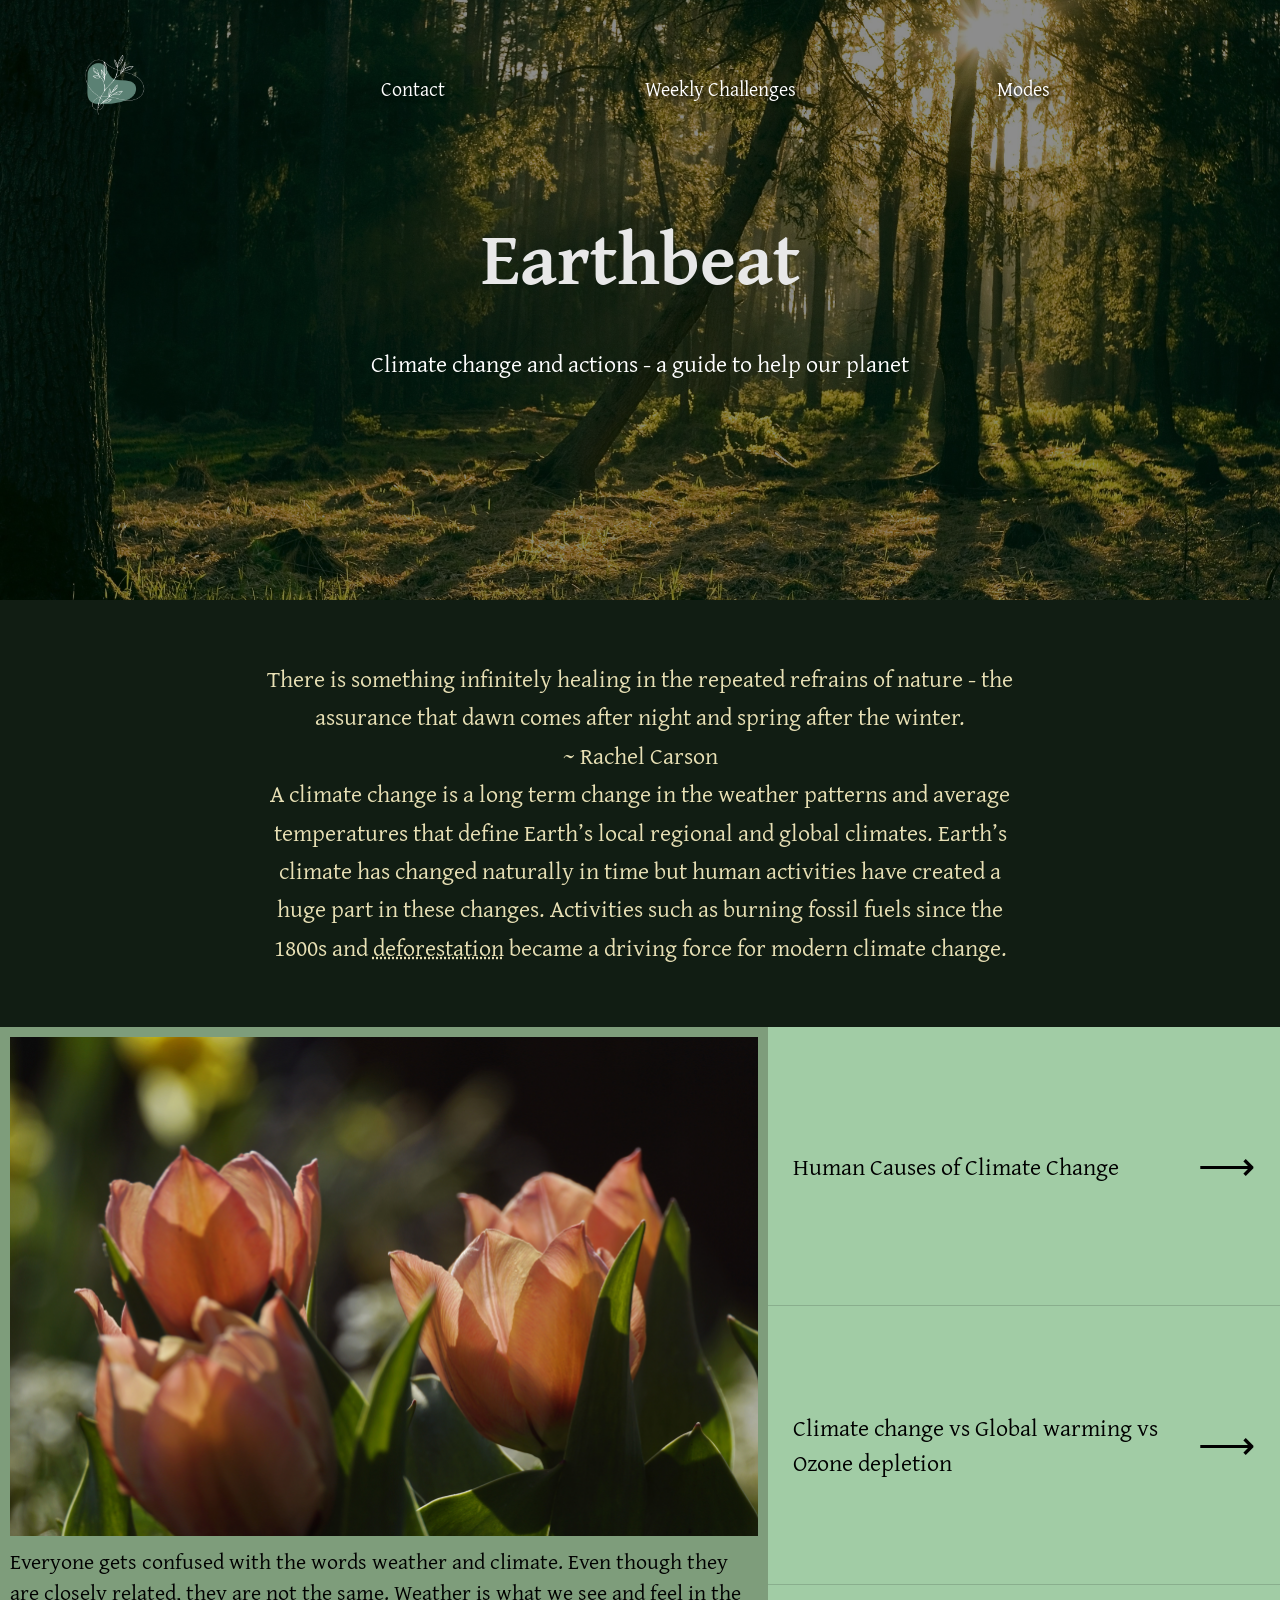
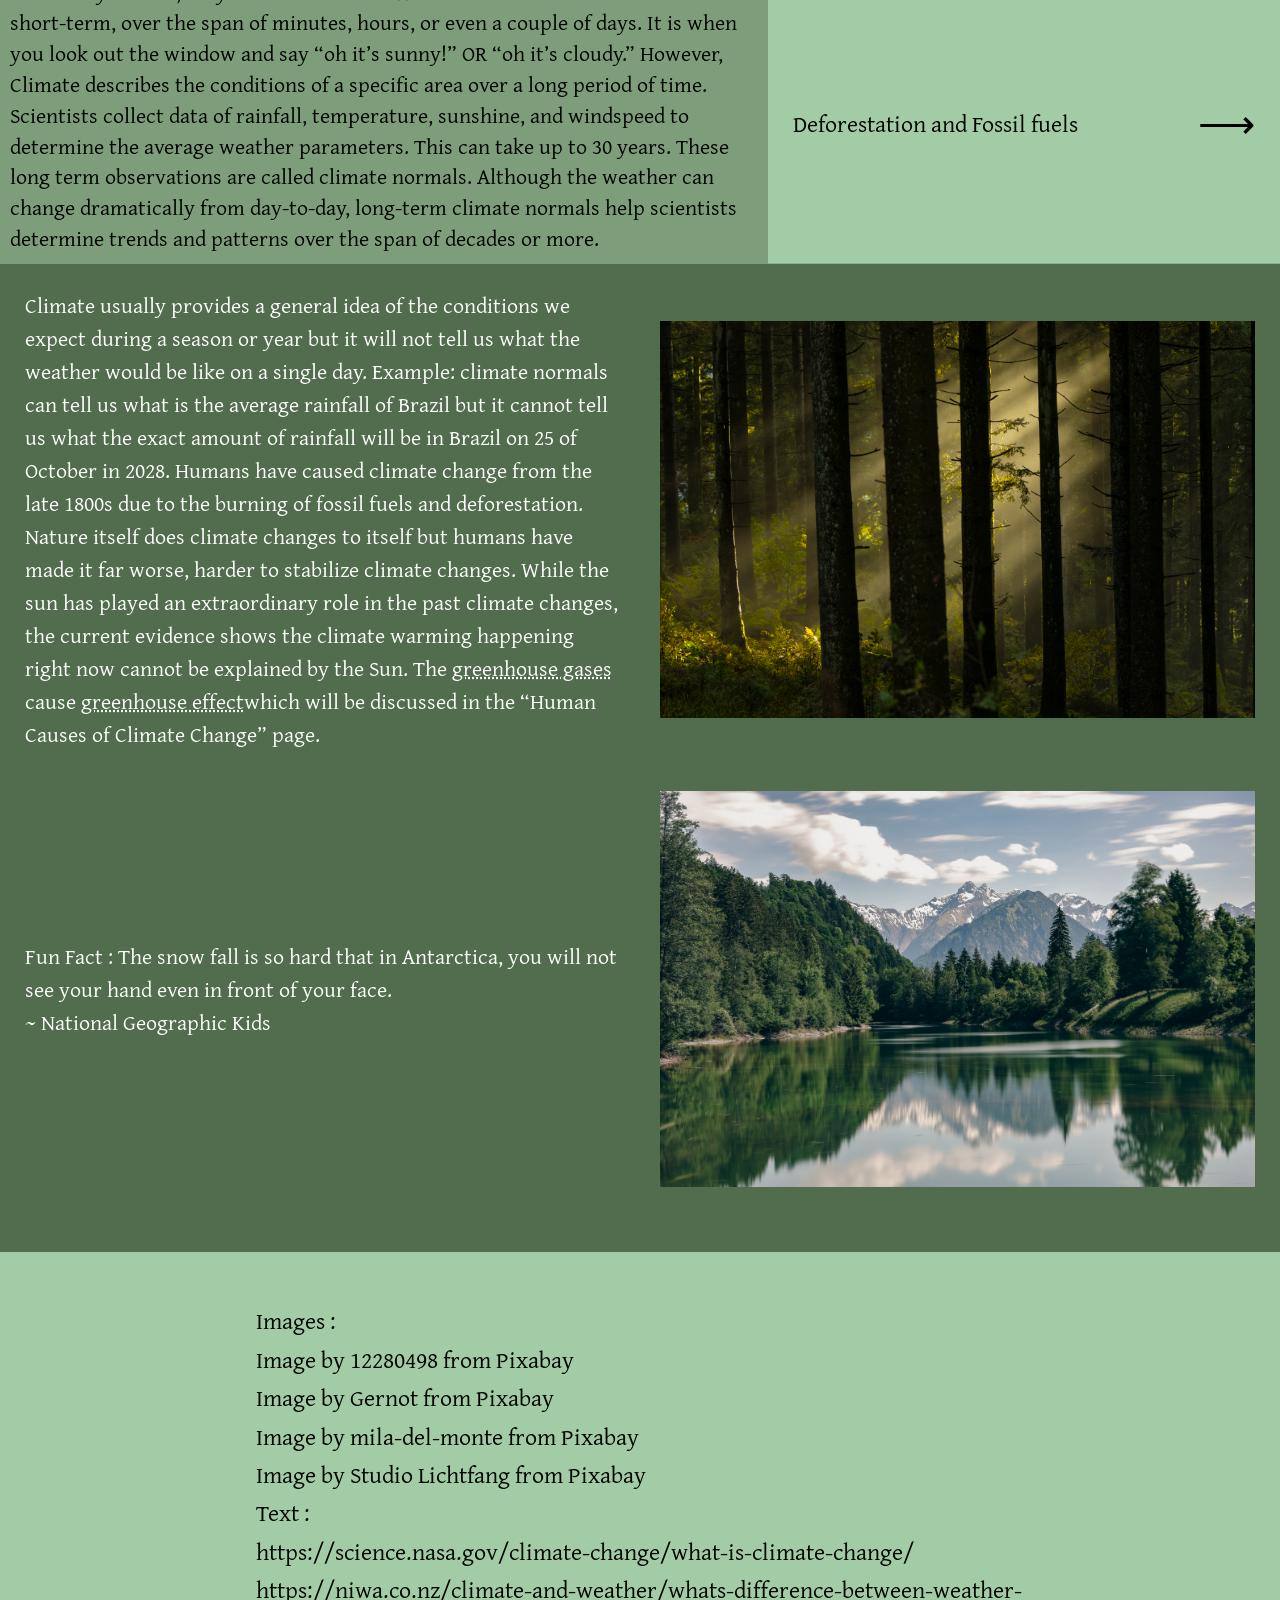
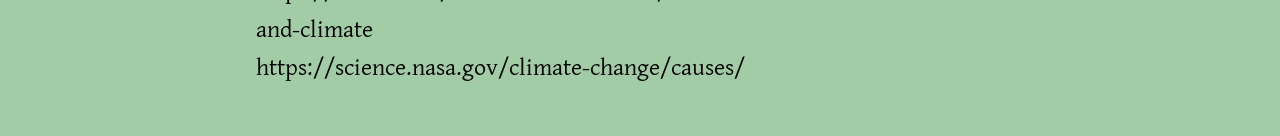
<file: index.html>
<!DOCTYPE html>
<html lang="en">
<head>
    <meta charset="UTF-8">
    <meta name="viewport" content="width=device-width, initial-scale=1.0">
    <title>EarthBeat</title>
    <link rel="stylesheet" href="Styles.css">
    <link rel="preconnect" href="https://fonts.googleapis.com">
<link rel="preconnect" href="https://fonts.gstatic.com" crossorigin>
<link href="https://fonts.googleapis.com/css2?family=Gentium+Plus:ital,wght@0,400;0,700;1,400;1,700&display=swap" rel="stylesheet">
</head>
<body>
    <section class="navbarimage"><!--This is the background image for the navbar-->
        <img class="navbarimage-image" src="Images\homepage-image.jpg" alt="Homepage Image">
            <script src="Modes.js"></script>
        <header class="navbar">
        <!--This is navbar and should be added to every page-->
            <a href="Homepage.html">
             <!--This makes the image or logo to navigate back to the homepage when clicked-->
                <img src="Images/Logo.png" alt="Logo">
             </a>
            <nav class="links"> <!--This is the links of the navigation bar-->
         
                <ul>
                    <li> <a class="Contact" href="Contact.html"> Contact</a></li>
                    <li> <a class="WeeklyChallenges" href="Weeklychallenges.html"> Weekly Challenges</a></li>
                    <!--This is for the dropdown menu-->
                    <li class="dropdown">
                         <a class="Modes" href="#" onclick="toggleDropdown(event)">Modes</a>
                         <ul class="dropdown-contents" id="dropdownMenu">
                            <li> <a href="#" onclick="changeMode('normal')">Normal</a></li>
                            <li> <a href="#" onclick="changeMode('protanomaly')">Protanomaly (red-weak)</a></li>
                            <li> <a href="#" onclick="changeMode('deuteranomaly')">Deuteranomaly (green-weak)</a></li>
                            <li> <a href="#" onclick="changeMode('tritanopia')">Tritanopia (Blue-yellow)</a></li>
                            <li> <a href="#" onclick="changeMode('achromatopsia')">Achromatopsia (All colour)</a></li>
                            <li> <a href="#" onclick="changeMode('dyslexia')">Word-blindness</a></li>
                            <li> <a href="#" onclick="event.preventDefault(); toggleScreenReader(); return false;">Screen Reader</a></li>
                         </ul>
                    </li>
                </ul>
            </nav>
        </header>
            <div class="navbarimage-text"> <!--Text to welcome the users-->
                <h1>Earthbeat</h1>
                <p>Climate change and actions - a guide to help our planet</p>
            </div>
   </section>
<!--This is the introduction section-->
   <section class="intro-section">
    <div class="intro-text">
        <p>There is something infinitely healing in the repeated refrains of nature - the assurance that dawn comes after night and spring after the winter. 
            <Br>~ Rachel Carson
            <Br>A climate change is a long term change in the weather patterns and average temperatures that define Earth’s local regional and global climates. 
                Earth’s climate has changed naturally in time but human activities have created a huge part in these changes. Activities such as burning fossil fuels 
                since the 1800s and <span class="jargon" onclick="showDefinition('deforestation')">deforestation</span> became a driving force for modern climate change. 
        </p>
    </div>
   </section>
<!--This is the first section to the left side-->
    <section class="homepage-section-one">
        <div class="homepage-section-left">
            <img src="Images\homepage2-image.jpg" alt="Climate change">
            <p>Everyone gets confused with the words weather and climate. Even though they are closely related, they are not the same. Weather is what we see and feel in the short-term, over the span of minutes, hours, or even a couple of days. It is when you look out the window and say “oh it’s sunny!” OR “oh it’s cloudy.” 
               However, Climate describes the conditions of a specific area over a long period of time. Scientists collect data of rainfall, temperature, sunshine, and windspeed to determine the average weather parameters. This can take up to 30 years. These long term observations are called climate normals. Although the weather can change 
               dramatically from day-to-day, long-term climate normals help scientists determine trends and patterns over the span of decades or more.
            </p>
        </div>
        <!--THis is the first section right side-->
        <div class="homepage-section-right">
            <a class="homepage-link" href="Webpage1.html"> Human Causes of Climate Change <div class="arrow">⟶</div></a>
            <a class="homepage-link" href="Webpage2.html"> Climate change vs Global warming vs Ozone depletion<div class="arrow">⟶</div></a>
            <a class="homepage-link" href="Webpage3.html"> Deforestation and Fossil fuels <div class="arrow">⟶</div></a>
        </div>
    </section>
<!--This is the second section after the splited section-->
    <section class="homepage-section-two">
        <div class="homepage-section-row">
            <div class="homepage-section-row-text">
                <p>  Climate usually provides a general idea of the conditions we expect during a season or year but it will not tell us what the weather would be like on a single day. Example: climate normals can tell us what is the average rainfall of Brazil but it cannot tell us what the exact amount of rainfall will be in Brazil on 25 of October in 2028. Humans have caused climate change from the late 1800s due to the
                     burning of fossil fuels and deforestation. Nature itself does climate changes to itself but humans have made it far worse, harder to stabilize climate changes. While the sun has played an extraordinary role in the past climate changes, the current evidence shows the climate warming happening 
                     right now cannot be explained by the Sun. The <span class="jargon" onclick="showDefinition('greenhouse gases')">greenhouse gases</span> cause <span class="jargon" onclick="showDefinition('greenhouse effect')">greenhouse effect</span>which will be discussed in the “Human Causes of Climate Change” page.
                 </p>
            </div>
            <div class="homepage-section-row-img">
                <img src="Images\homepage3-image.jpg" alt="Climate change">
            </div>
        </div>
        <div class="homepage-section-row">
            <div class="homepage-section-row-text">
                <p> Fun Fact : The snow fall is so hard that in Antarctica, you will not see your hand even in front of your face. 
                    <Br>~ National Geographic Kids
                </p>
            </div>
            <div class="homepage-section-row-img">
                <img src="Images\homepage4-image.jpg" alt="Cliamte change">
            </div>
        </div>
    </section>
<!--This is the last section-->
    <section class="homepage-footer">
        <div class="homepage-footer-text">
           <p>Images :</p>
           <p>Image by 12280498 from Pixabay</p>
           <p>Image by Gernot from Pixabay</p>
           <p>Image by mila-del-monte from Pixabay</p>
           <p>Image by Studio Lichtfang from Pixabay </p>
           <p>Text :</p>
           <p>https://science.nasa.gov/climate-change/what-is-climate-change/</p>
           <p>https://niwa.co.nz/climate-and-weather/whats-difference-between-weather-and-climate</p>
           <p>https://science.nasa.gov/climate-change/causes/</p>
        </div>
    </section>
<!--This is the jargon Dictionary Section-->
    <div id="jargonBox" class="jargon-box">
        <button class="close-jargon" onclick="closeDefinition()">×</button>
        <h2 id="jargonTitle"></h2>
        <p id="jargonDefinition"></p>
    </div>
</body>
</html>
</file>
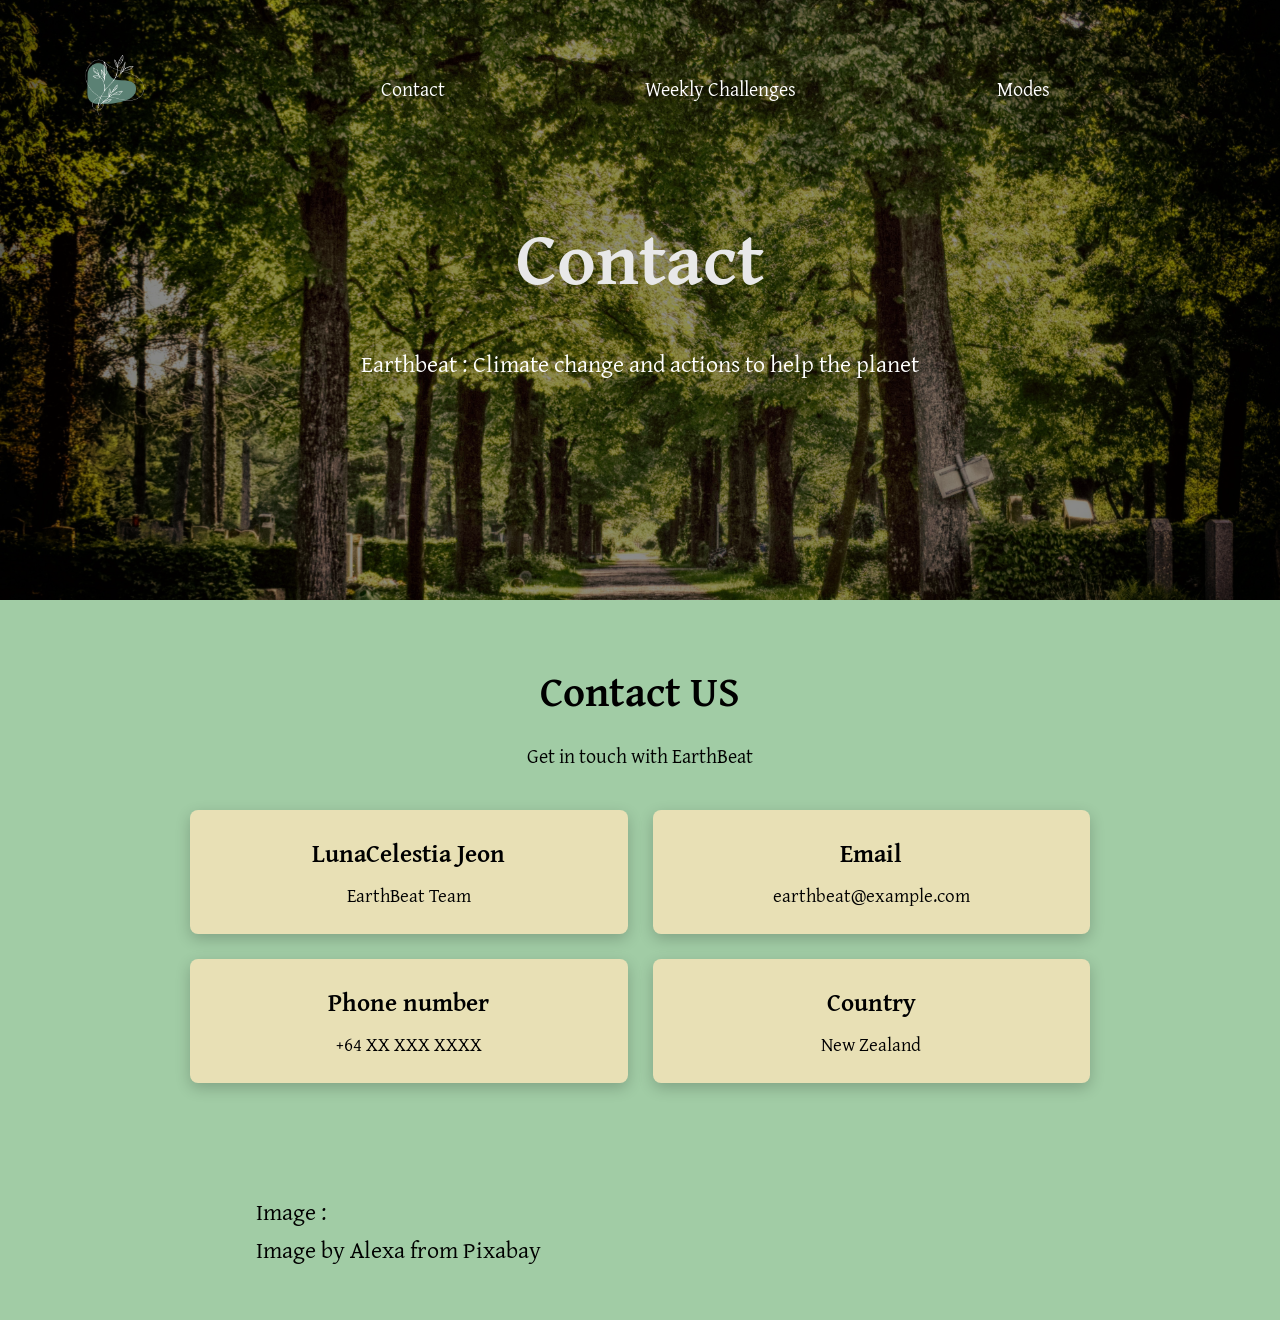
<file: Contact.html>
<!DOCTYPE html>
<html lang="en">
<head>
    <meta charset="UTF-8">
    <meta name="viewport" content="width=device-width, initial-scale=1.0">
    <title>EarthBeat</title>
    <link rel="stylesheet" href="Styles.css">
    <link rel="preconnect" href="https://fonts.googleapis.com">
<link rel="preconnect" href="https://fonts.gstatic.com" crossorigin>
<link href="https://fonts.googleapis.com/css2?family=Gentium+Plus:ital,wght@0,400;0,700;1,400;1,700&display=swap" rel="stylesheet">
</head>
<body>
    <section class="navbarimage"><!--This is the background image for the navbar-->
        <img class="navbarimage-image" src="Images\contact-image.jpg" alt="Homepage Image">
            <script src="Modes.js"></script>
        <header class="navbar">
        <!--This is navbar and should be added to every page-->
            <a href="index.html">
             <!--This makes the image or logo to navigate back to the homepage when clicked-->
                <img src="Images/Logo.png" alt="Logo">
             </a>
            <nav class="links"> <!--This is the links of the navigation bar-->
         
                <ul>
                    <li> <a class="Contact" href="Contact.html"> Contact</a></li>
                    <li> <a class="WeeklyChallenges" href="Weeklychallenges.html"> Weekly Challenges</a></li>
                    <!--This is for the dropdown menu-->
                    <li class="dropdown">
                         <a class="Modes" href="#" onclick="toggleDropdown(event)">Modes</a>
                         <ul class="dropdown-contents" id="dropdownMenu">
                            <li> <a href="#" onclick="changeMode('normal')">Normal</a></li>
                            <li> <a href="#" onclick="changeMode('protanomaly')">Protanomaly (red-weak)</a></li>
                            <li> <a href="#" onclick="changeMode('deuteranomaly')">Deuteranomaly (green-weak)</a></li>
                            <li> <a href="#" onclick="changeMode('tritanopia')">Tritanopia (Blue-yellow)</a></li>
                            <li> <a href="#" onclick="changeMode('achromatopsia')">Achromatopsia (All colour)</a></li>
                            <li> <a href="#" onclick="changeMode('dyslexia')">Word-blindness</a></li>
                            <li> <a href="#" onclick="event.preventDefault(); toggleScreenReader(); return false;">Screen Reader</a></li>
                         </ul>
                    </li>
                </ul>
            </nav>
        </header>
            <div class="navbarimage-text"> <!--Text to welcome the users-->
                <h1>Contact</h1>
                <p>Earthbeat : Climate change and actions to help the planet</p>
            </div>
   </section>
   <!--This is the contact section-->
   <section class="contact-section">
        <h2>Contact US</h2>
        <p>Get in touch with EarthBeat</p>
        <div class="contact-cards">
            <div class="contact-card">
                <h3>LunaCelestia Jeon</h3>
                <p>EarthBeat Team</p>
            </div>
            <div class="contact-card">
                <h3>Email</h3>
                <p>earthbeat@example.com</p>
            </div>
            <div class="contact-card">
                <h3>Phone number</h3>
                <p>+64 XX XXX XXXX</p>
            </div>
            <div class="contact-card">
                <h3>Country</h3>
                <p>New Zealand</p>
            </div>
        </div>
   </section>
<!--This is the last section-->
    <section class="homepage-footer">
        <div class="homepage-footer-text">
           <p>Image :</p>
           <p>Image by Alexa from Pixabay </p>
        </div>
    </section>
</body>
</file>
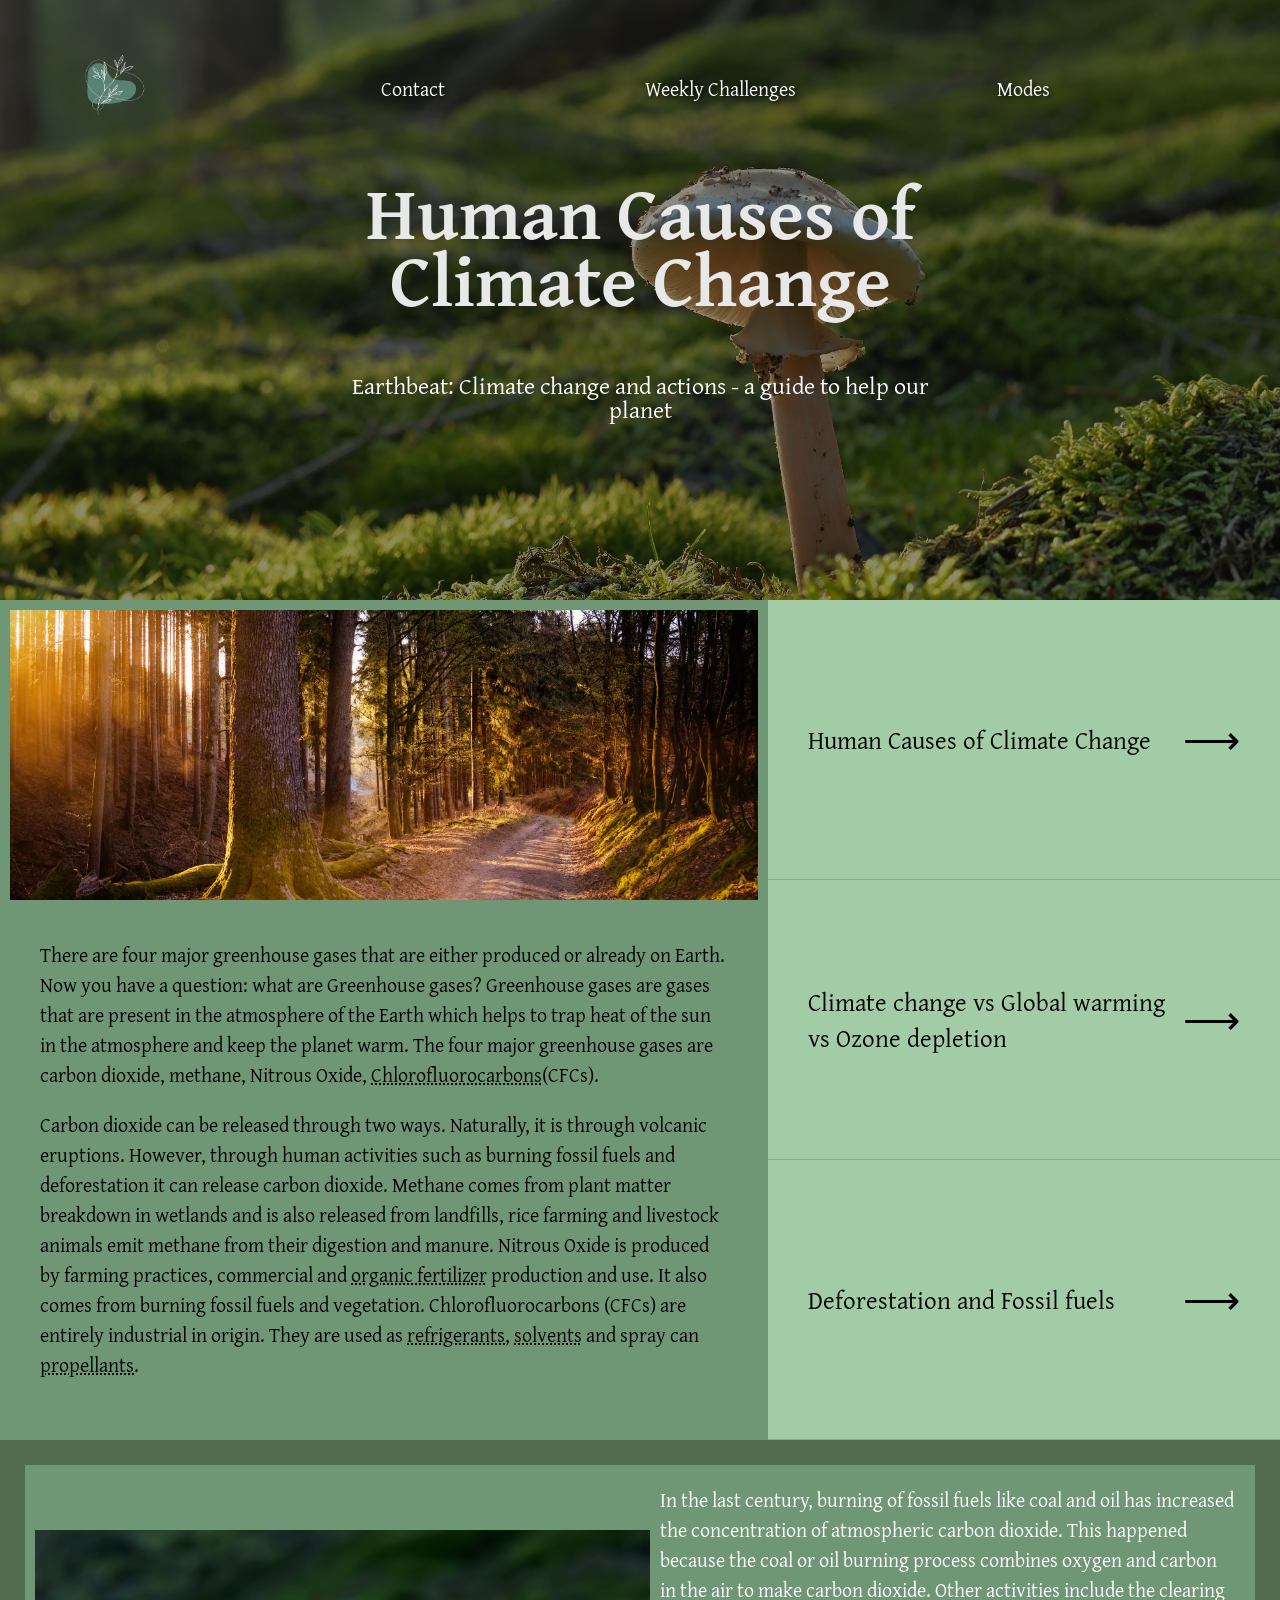
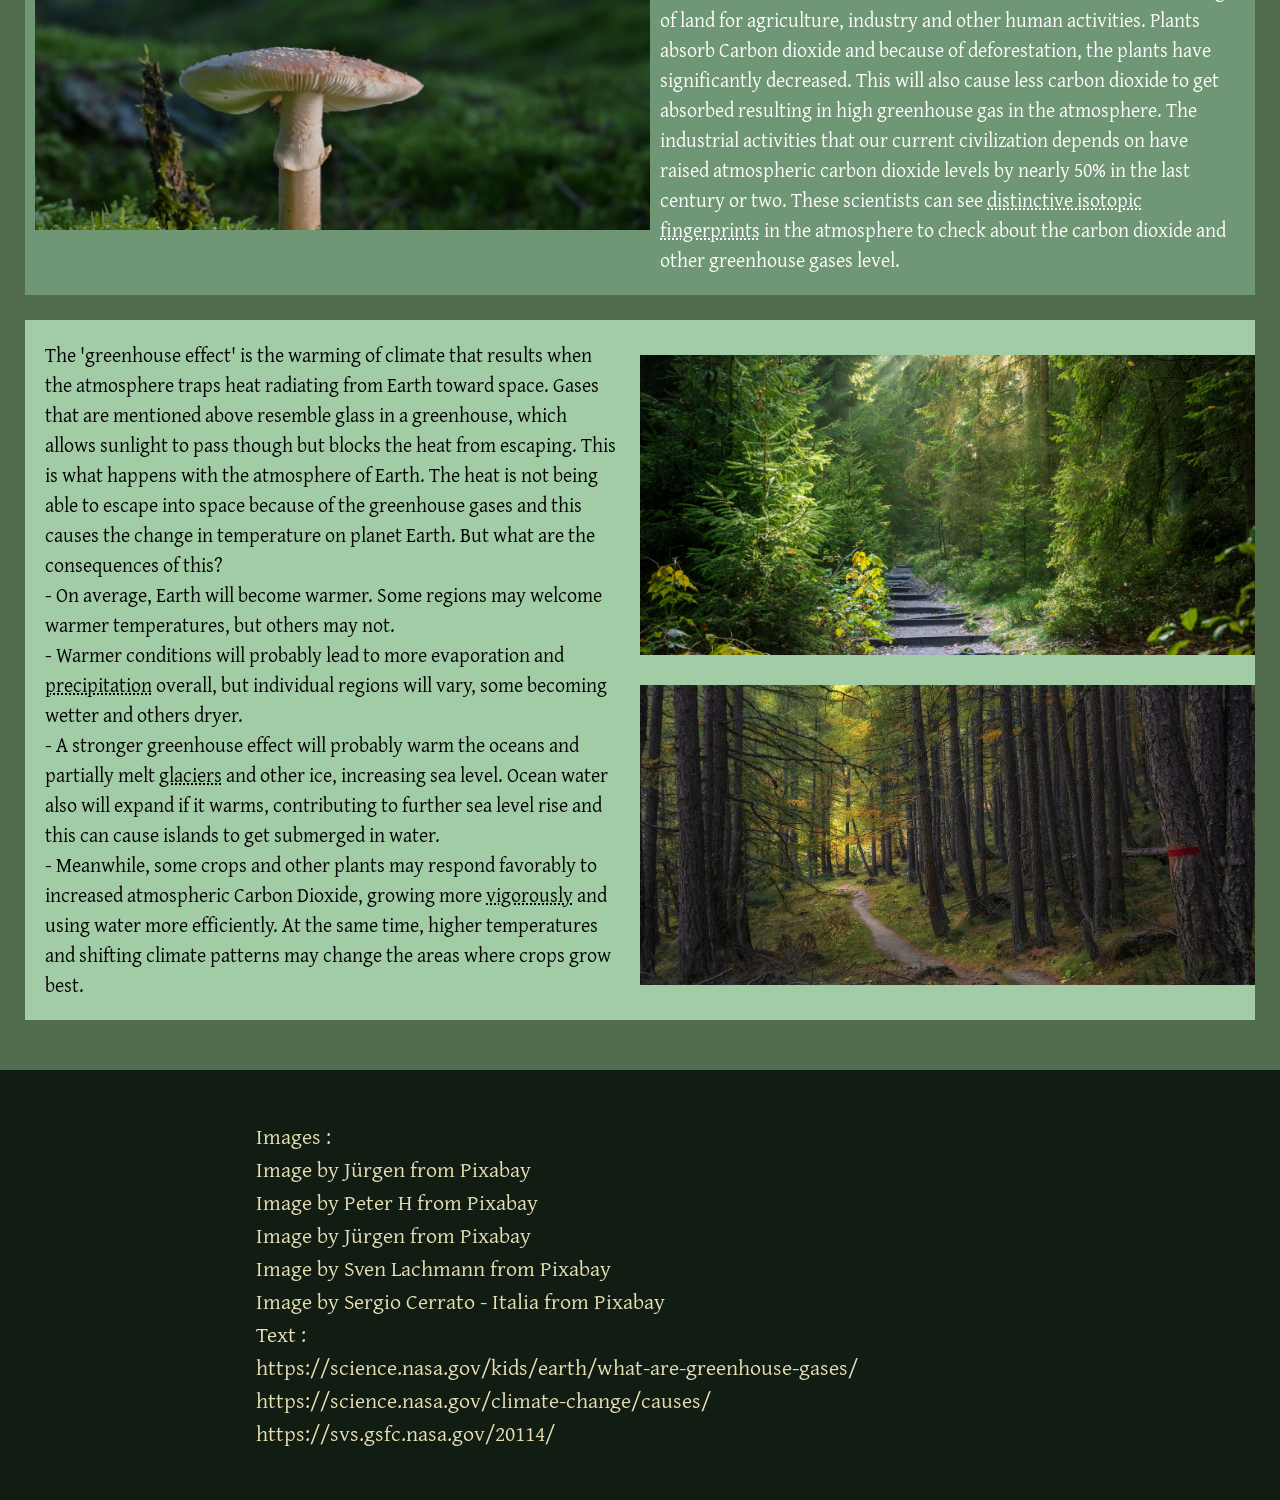
<file: Webpage1.html>
<!DOCTYPE html>
<html lang="en">
<head>
    <meta charset="UTF-8">
    <meta name="viewport" content="width=device-width, initial-scale=1.0">
    <title>EarthBeat</title>
    <link rel="stylesheet" href="Styles.css">
    <link rel="preconnect" href="https://fonts.googleapis.com">
<link rel="preconnect" href="https://fonts.gstatic.com" crossorigin>
<link href="https://fonts.googleapis.com/css2?family=Gentium+Plus:ital,wght@0,400;0,700;1,400;1,700&display=swap" rel="stylesheet">
</head>
<body>
    <section class="navbarimage"><!--This is the background image for the navbar-->
        <img class="navbarimage-image" src="Images\webpage1-image.jpg" alt="Homepage Image">
            <script src="Modes.js"></script>
        <header class="navbar">
        <!--This is navbar and should be added to every page-->
            <a href="index.html">
             <!--This makes the image or logo to navigate back to the homepage when clicked-->
                <img src="Images/Logo.png" alt="Logo">
             </a>
            <nav class="links"> <!--This is the links of the navigation bar-->
         
                <ul>
                    <li> <a class="Contact" href="Contact.html"> Contact</a></li>
                    <li> <a class="WeeklyChallenges" href="Weeklychallenges.html"> Weekly Challenges</a></li>
                    <!--This is for the dropdown menu-->
                    <li class="dropdown">
                         <a class="Modes" href="#" onclick="toggleDropdown(event)">Modes</a>
                         <ul class="dropdown-contents" id="dropdownMenu">
                            <li> <a href="#" onclick="changeMode('normal')">Normal</a></li>
                            <li> <a href="#" onclick="changeMode('protanomaly')">Protanomaly (red-weak)</a></li>
                            <li> <a href="#" onclick="changeMode('deuteranomaly')">Deuteranomaly (green-weak)</a></li>
                            <li> <a href="#" onclick="changeMode('tritanopia')">Tritanopia (Blue-yellow)</a></li>
                            <li> <a href="#" onclick="changeMode('achromatopsia')">Achromatopsia (All colour)</a></li>
                            <li> <a href="#" onclick="changeMode('dyslexia')">Word-blindness</a></li>
                            <li> <a href="#" onclick="event.preventDefault(); toggleScreenReader(); return false;">Screen Reader</a></li>
                         </ul>
                    </li>
                </ul>
            </nav>
        </header>
            <div class="navbarimage-text"> <!--Text to welcome the users-->
                <h1>Human Causes of Climate Change</h1>
                <p>Earthbeat: Climate change and actions - a guide to help our planet</p>
            </div>
   </section>
   <!--This is the first section of the page-->
   <section class="webpage-section-one">
       <!--The image on the left side of the webpage-->
       <div class="webpage-image">
           <img src="Images\webpage1-image2.jpg" alt="Climate Change">
       </div>
       <!--The text under the image-->
       <div class="webpage-text">
            <p>There are four major greenhouse gases that are either produced or already on Earth. Now you have a question: what are Greenhouse gases? Greenhouse gases are gases that are present in the atmosphere of the Earth which helps to trap heat of the sun in the atmosphere
               and keep the planet warm. The four major greenhouse gases are carbon dioxide, methane, Nitrous Oxide, <span class="jargon" onclick="showDefinition('Chlorofluorocarbons')">Chlorofluorocarbons</span>(CFCs).
            </p>
            <p> Carbon dioxide can be released through two ways. Naturally, it is through volcanic eruptions. However, through human activities such as burning fossil fuels and deforestation it can release carbon dioxide. 
                Methane comes from plant matter breakdown in wetlands and is also released from landfills, rice farming and livestock animals emit methane from their digestion and manure. Nitrous Oxide is produced by farming practices, commercial and <span class="jargon" onclick="showDefinition('organic fertilizer')">organic fertilizer</span> production and use. 
                It also comes from burning fossil fuels and vegetation. Chlorofluorocarbons (CFCs) are entirely industrial in origin. They are used as  <span class="jargon" onclick="showDefinition('refrigerants')">refrigerants</span>, <span class="jargon" onclick="showDefinition('solvents')">solvents</span> and spray can <span class="jargon" onclick="showDefinition('propellants')">propellants</span>.
            </p>
       </div>
       <!--Three links on the right side of the webpage-->
       <div class="links-section-right">
            <a class="links-link" href="Webpage1.html"> Human Causes of Climate Change <div class="arrow">⟶</div></a>
            <a class="links-link" href="Webpage2.html"> Climate change vs Global warming vs Ozone depletion<div class="arrow">⟶</div></a>
            <a class="links-link"  href="Webpage3.html"> Deforestation and Fossil fuels <div class="arrow">⟶</div></a>
        </div>
   </section>
   <!--This is the second section of the webpage-->
   <section class="webpage-section-two">
        <!--This is the first row where the text is at the right and image at the left-->
        <div class="webpage-row">
            <div class="webpage-row-image">
                <img src="Images\webpage1-image3.jpg" alt="Climate Change">
            </div>
            <div class="webpage-row-text">
                <p>In the last century, burning of fossil fuels like coal and oil has increased the concentration of atmospheric carbon dioxide. This happened because the coal or oil burning process combines oxygen and carbon in the air to make carbon dioxide. Other activities include the clearing of land for agriculture, industry and other human activities. 
                   Plants absorb Carbon dioxide and because of deforestation, the plants have significantly decreased. This will also cause less carbon dioxide to get absorbed 
                   resulting in high greenhouse gas in the atmosphere. The industrial activities that our current civilization depends on have raised atmospheric carbon dioxide levels by nearly 50% in the last century or two. These scientists can see <span class="jargon" onclick="showDefinition('distinctive isotopic fingerprints')">distinctive isotopic fingerprints</span> in the atmosphere to check about the carbon dioxide and other greenhouse gases level.
                </p>
            </div>
        </div>
        <!--This is the second row where the text is at the left and image at the right-->
        <div class="webpage-row">
            <div class="webpage-row-text-two">
                <p>The 'greenhouse effect' is the warming of climate that results when the atmosphere traps heat radiating from Earth toward space. Gases that are mentioned above resemble glass in a greenhouse, which allows sunlight to pass though but blocks the heat from escaping.
                    This is what happens with the atmosphere of Earth. The heat is not being able to escape into space because of the greenhouse gases and this causes the change in temperature on planet Earth. But what are the consequences of this? 
                     <Br>- On average, Earth will become warmer. Some regions may welcome warmer temperatures, but others may not.
                     <Br>- Warmer conditions will probably lead to more evaporation and <span class="jargon" onclick="showDefinition('precipitation')">precipitation</span> overall, but individual regions will vary, some becoming wetter and others dryer.
                     <Br>- A stronger greenhouse effect will probably warm the oceans and partially melt <span class="jargon" onclick="showDefinition('glaciers')">glaciers</span> and other ice, increasing sea level. Ocean water also will expand if it warms, contributing to further sea level rise and this can cause islands to get submerged in water. 
                     <Br>- Meanwhile, some crops and other plants may respond favorably to increased atmospheric Carbon Dioxide, growing more <span class="jargon" onclick="showDefinition('vigorously')">vigorously</span> and using water more efficiently. At the same time, higher temperatures and shifting climate patterns may change the areas where crops grow best.
                </p>
            </div>
            <div class="webpage-row-image-two">
                <img src="Images\webpage1-image4.jpg" alt="Climate Change">
                <img src="Images\webpage1-image5.jpg" alt="Climate Change">
            </div>
        </div>
   </section>
   <!--This is the last section of the webpage-->
   <section class="webpage-footer">
       <div class="webpage-footer-text">
           <p>Images : </p>
           <p>Image by Jürgen from Pixabay</p>
           <p>Image by Peter H from Pixabay</p>
           <p>Image by Jürgen from Pixabay</p>
           <p> Image by Sven Lachmann from Pixabay</p>
           <p>Image by Sergio Cerrato - Italia from Pixabay </p>
           <p>Text : </p>
           <p>https://science.nasa.gov/kids/earth/what-are-greenhouse-gases/</p>
           <p>https://science.nasa.gov/climate-change/causes/</p>
           <p>https://svs.gsfc.nasa.gov/20114/</p>
       </div>
   </section>
<!--This is the jargon Dictionary Section-->
    <div id="jargonBox" class="jargon-box">
        <button class="close-jargon" onclick="closeDefinition()">×</button>
        <h2 id="jargonTitle"></h2>
        <p id="jargonDefinition"></p>
    </div>
</body>
</html>
</file>
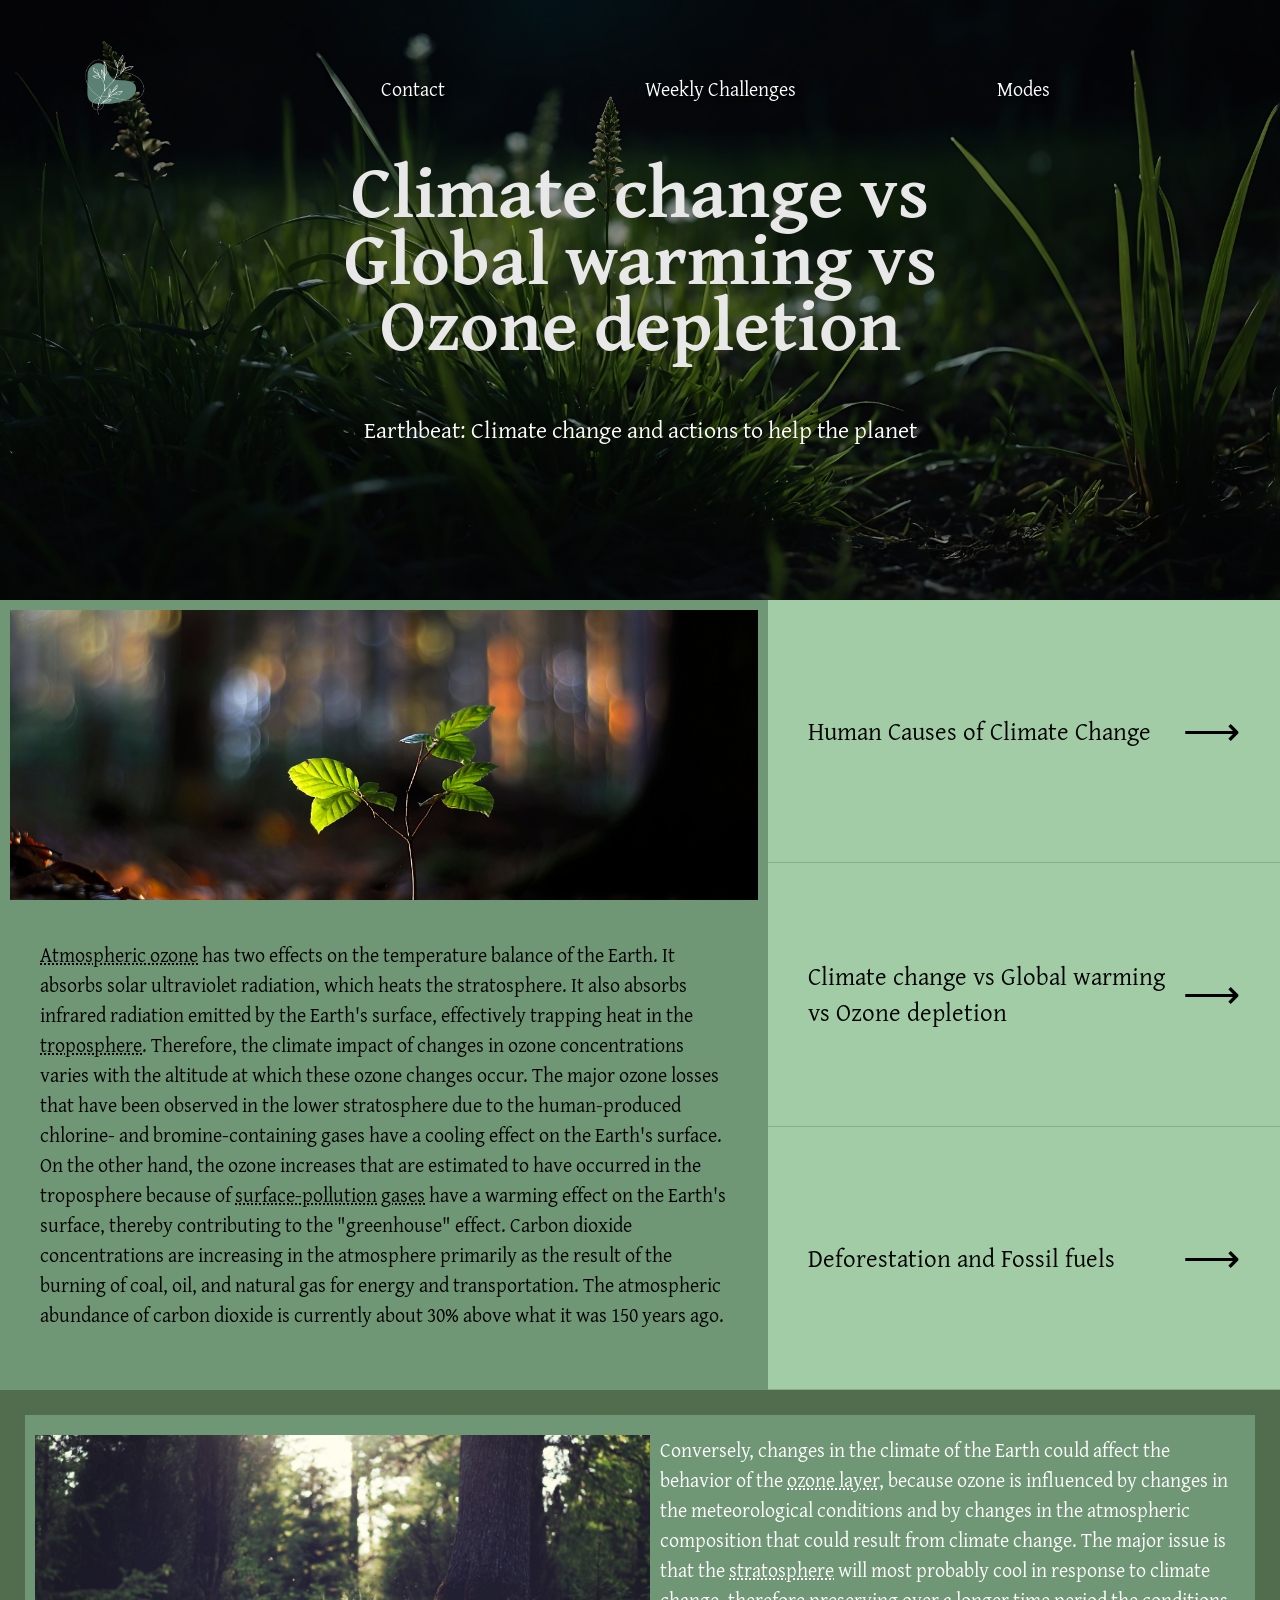
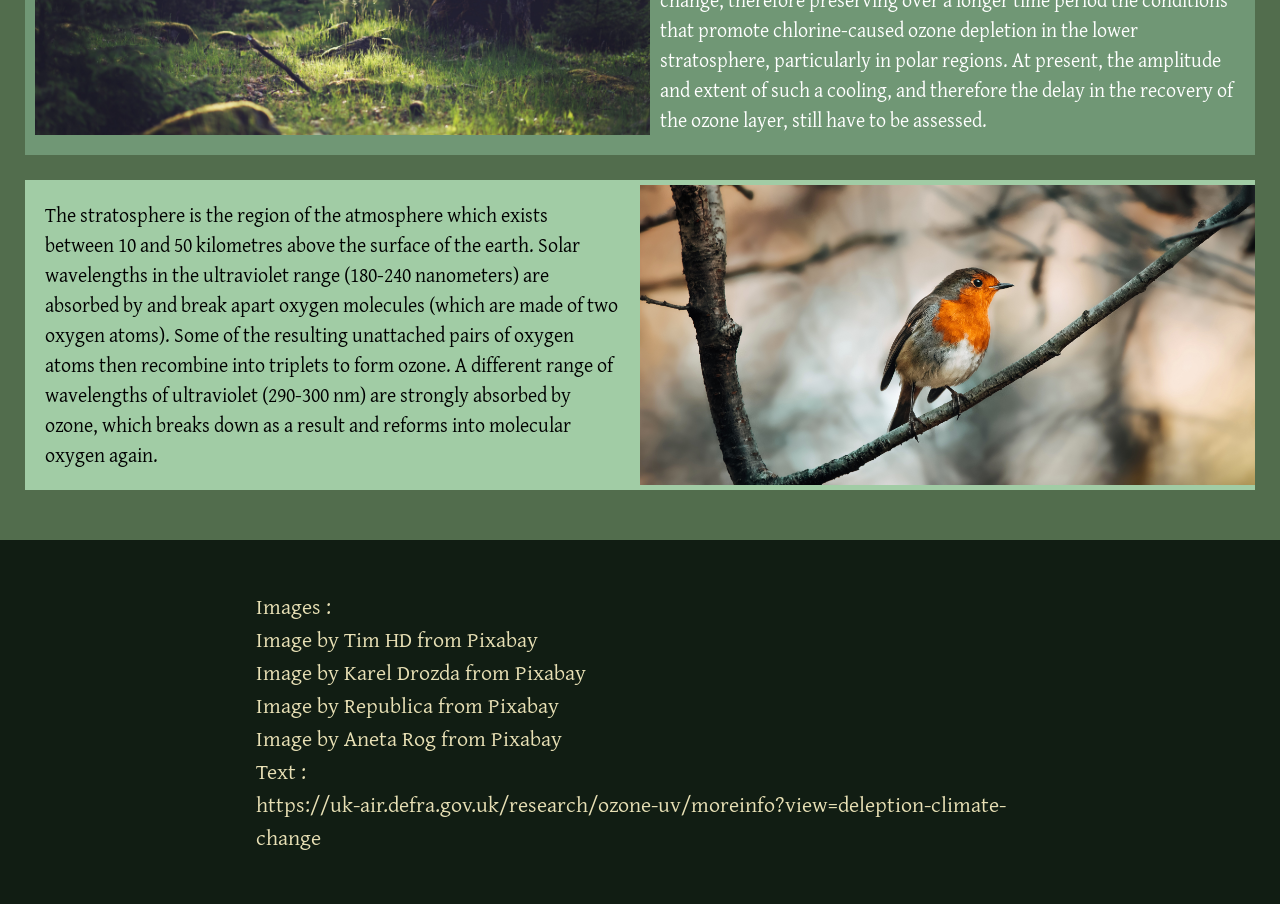
<file: Webpage2.html>
<!DOCTYPE html>
<html lang="en">
<head>
    <meta charset="UTF-8">
    <meta name="viewport" content="width=device-width, initial-scale=1.0">
    <title>EarthBeat</title>
    <link rel="stylesheet" href="Styles.css">
    <link rel="preconnect" href="https://fonts.googleapis.com">
<link rel="preconnect" href="https://fonts.gstatic.com" crossorigin>
<link href="https://fonts.googleapis.com/css2?family=Gentium+Plus:ital,wght@0,400;0,700;1,400;1,700&display=swap" rel="stylesheet">
</head>
<body>
    <section class="navbarimage"><!--This is the background image for the navbar-->
        <img class="navbarimage-image" src="Images\webpage2-image.jpg" alt="Homepage Image">
            <script src="Modes.js"></script>
        <header class="navbar">
        <!--This is navbar and should be added to every page-->
            <a href="index.html">
             <!--This makes the image or logo to navigate back to the homepage when clicked-->
                <img src="Images/Logo.png" alt="Logo">
             </a>
            <nav class="links"> <!--This is the links of the navigation bar-->
         
                <ul>
                    <li> <a class="Contact" href="Contact.html"> Contact</a></li>
                    <li> <a class="WeeklyChallenges" href="Weeklychallenges.html"> Weekly Challenges</a></li>
                    <!--This is for the dropdown menu-->
                    <li class="dropdown">
                         <a class="Modes" href="#" onclick="toggleDropdown(event)">Modes</a>
                         <ul class="dropdown-contents" id="dropdownMenu">
                            <li> <a href="#" onclick="changeMode('normal')">Normal</a></li>
                            <li> <a href="#" onclick="changeMode('protanomaly')">Protanomaly (red-weak)</a></li>
                            <li> <a href="#" onclick="changeMode('deuteranomaly')">Deuteranomaly (green-weak)</a></li>
                            <li> <a href="#" onclick="changeMode('tritanopia')">Tritanopia (Blue-yellow)</a></li>
                            <li> <a href="#" onclick="changeMode('achromatopsia')">Achromatopsia (All colour)</a></li>
                            <li> <a href="#" onclick="changeMode('dyslexia')">Word-blindness</a></li>
                            <li> <a href="#" onclick="event.preventDefault(); toggleScreenReader(); return false;">Screen Reader</a></li>
                         </ul>
                    </li>
                </ul>
            </nav>
        </header>
            <div class="navbarimage-text"> <!--Text to welcome the users-->
                <h1>Climate change vs Global warming vs Ozone depletion</h1>
                <p>Earthbeat: Climate change and actions to help the planet</p>
            </div>
   </section>
   <!--This is the first section of the page-->
   <section class="webpage-section-one">
       <!--The image on the left side of the webpage-->
       <div class="webpage-image">
           <img src="Images\webpage2-image2.jpg" alt="Climate Change">
       </div>
       <!--The text under the image-->
       <div class="webpage-text">
            <p><span class="jargon" onclick="showDefinition('Atmospheric ozone')">Atmospheric ozone</span> has two effects on the temperature balance of the Earth. It absorbs solar ultraviolet radiation, which heats the stratosphere. It also absorbs infrared radiation emitted by the Earth's surface, effectively trapping heat in the <span class="jargon" onclick="showDefinition('troposphere')">troposphere</span>. 
               Therefore, the climate impact of changes in ozone concentrations varies with the altitude at which these ozone changes occur. The major ozone losses that have been observed in the lower stratosphere due to the human-produced chlorine- and bromine-containing gases have a cooling effect on the Earth's surface. 
               On the other hand, the ozone increases that are estimated to have occurred in the troposphere because of <span class="jargon" onclick="showDefinition('surface-pollution gases')">surface-pollution gases</span> have a warming effect on the Earth's surface, thereby contributing to the "greenhouse" effect. Carbon dioxide concentrations are increasing in the atmosphere 
               primarily as the result of the burning of coal, oil, and natural gas for energy and transportation. The atmospheric abundance of carbon dioxide is currently about 30% above what it was 150 years ago.
            </p>
       </div>
       <!--Three links on the right side of the webpage-->
       <div class="links-section-right">
            <a class="links-link" href="Webpage1.html"> Human Causes of Climate Change <div class="arrow">⟶</div></a>
            <a class="links-link" href="Webpage2.html"> Climate change vs Global warming vs Ozone depletion<div class="arrow">⟶</div></a>
            <a class="links-link"  href="Webpage3.html"> Deforestation and Fossil fuels <div class="arrow">⟶</div></a>
        </div>
   </section>
   <!--This is the second section of the webpage-->
   <section class="webpage-section-two">
        <!--This is the first row where the text is at the right and image at the left-->
        <div class="webpage-row">
            <div class="webpage-row-image">
                <img src="Images\webpage2-image3.jpg" alt="Climate Change">
            </div>
            <div class="webpage-row-text">
                <p>Conversely, changes in the climate of the Earth could affect the behavior of the <span class="jargon" onclick="showDefinition('ozone layer')">ozone layer</span>, because ozone is influenced by changes in the meteorological conditions and by changes in the atmospheric composition that could result from climate change.
                   The major issue is that the <span class="jargon" onclick="showDefinition('stratosphere')">stratosphere</span> will most probably cool in response to climate change, therefore preserving over a longer time period the conditions that promote chlorine-caused ozone depletion in the lower stratosphere, particularly in polar regions.
                   At present, the amplitude and extent of such a cooling, and therefore the delay in the recovery of the ozone layer, still have to be assessed.
                </p>
            </div>
        </div>
        <!--This is the second row where the text is at the left and image at the right-->
        <div class="webpage-row">
            <div class="webpage-row-text-two">
                <p> The stratosphere is the region of the atmosphere which exists between 10 and 50 kilometres above the surface of the earth. Solar wavelengths in the ultraviolet range (180-240 nanometers) are absorbed by and break apart oxygen molecules (which are made of two oxygen atoms). 
                    Some of the resulting unattached pairs of oxygen atoms then recombine into triplets to form ozone. 
                    A different range of wavelengths of ultraviolet (290-300 nm) are strongly absorbed by ozone, which breaks down as a result and reforms into molecular oxygen again. 
                </p>
            </div>
            <div class="webpage-row-image-two">
                <img src="Images\webpage2-image4.jpg" alt="Climate Change">
            </div>
        </div>
   </section>
   <!--This is the last section of the webpage-->
   <section class="webpage-footer">
       <div class="webpage-footer-text">
           <p>Images : </p>
           <p>Image by Tim HD from Pixabay </p>
           <p>Image by Karel Drozda from Pixabay</p>
           <p>Image by Republica from Pixabay</p>
           <p> Image by Aneta Rog from Pixabay</p>
           <p>Text : </p>
           <p>https://uk-air.defra.gov.uk/research/ozone-uv/moreinfo?view=deleption-climate-change</p>
       </div>
   </section>
<!--This is the jargon Dictionary Section-->
    <div id="jargonBox" class="jargon-box">
        <button class="close-jargon" onclick="closeDefinition()">×</button>
        <h2 id="jargonTitle"></h2>
        <p id="jargonDefinition"></p>
    </div>
</body>
</html>
</file>
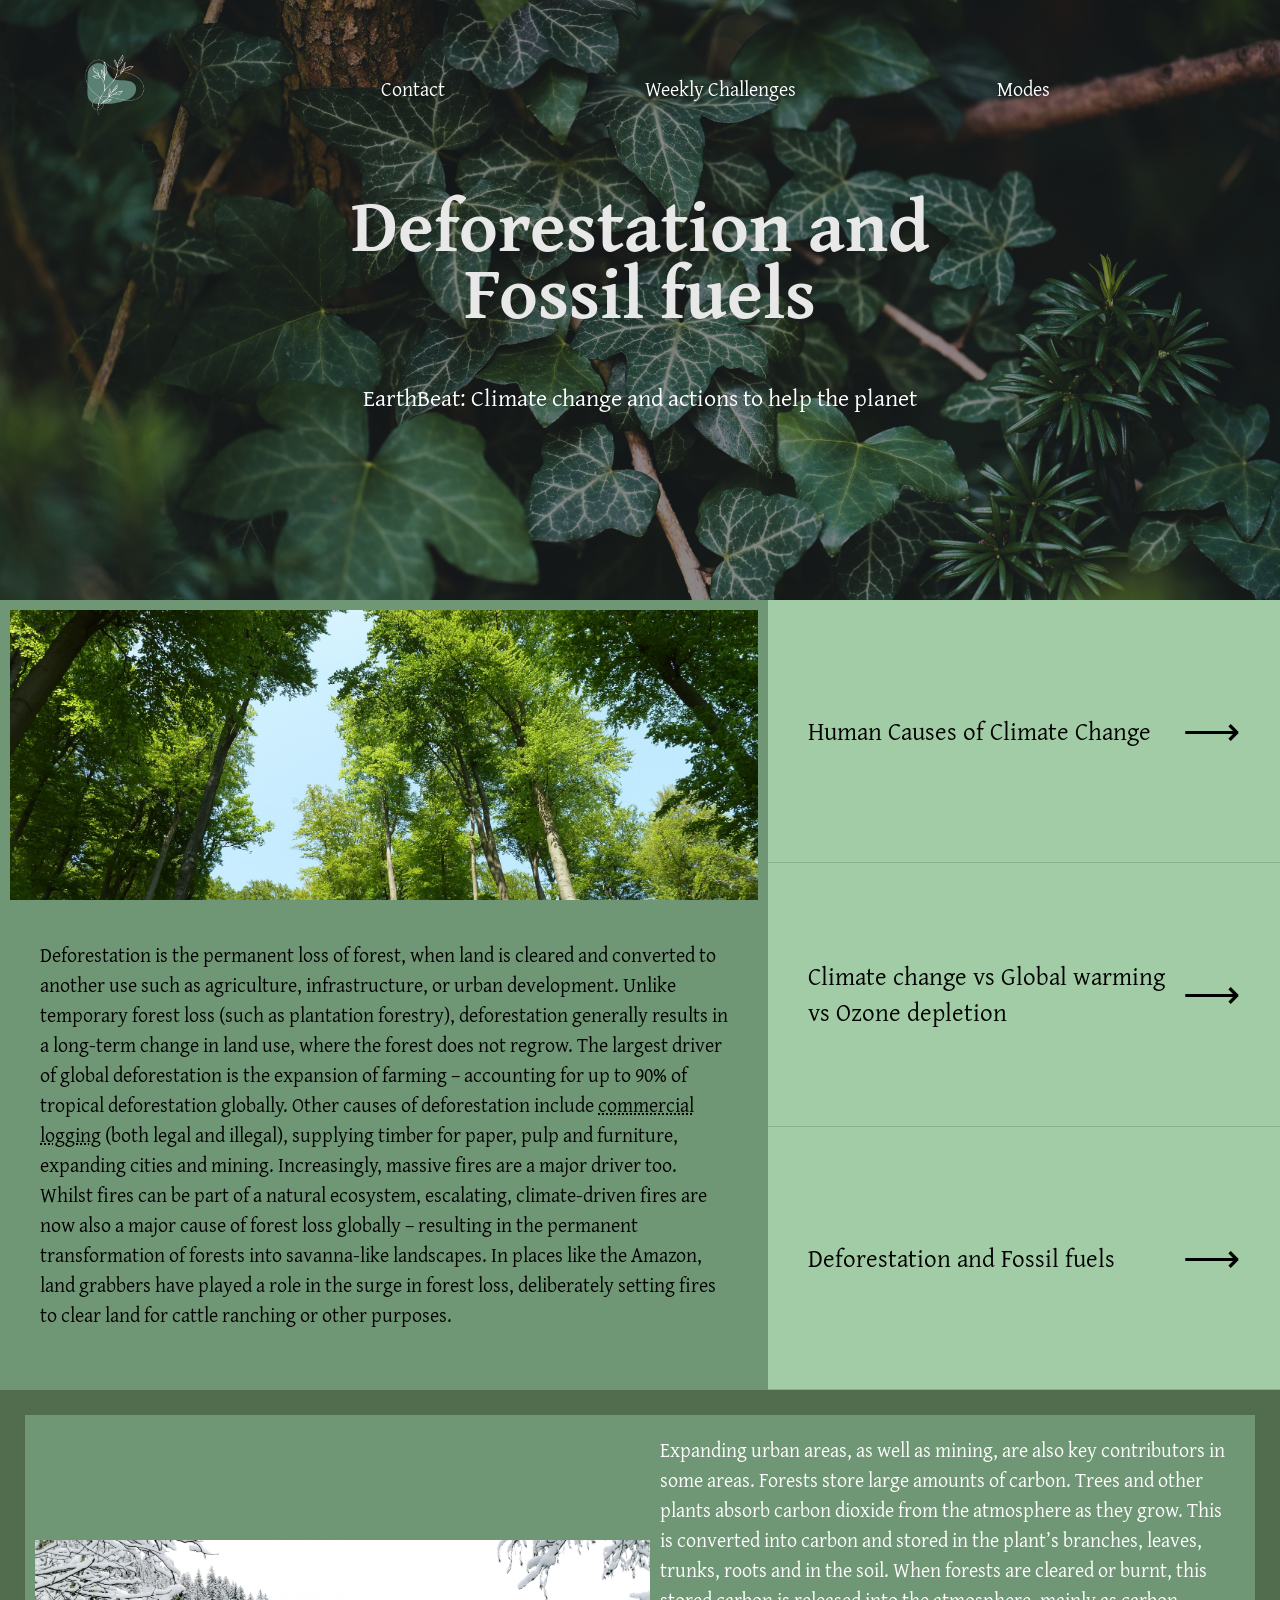
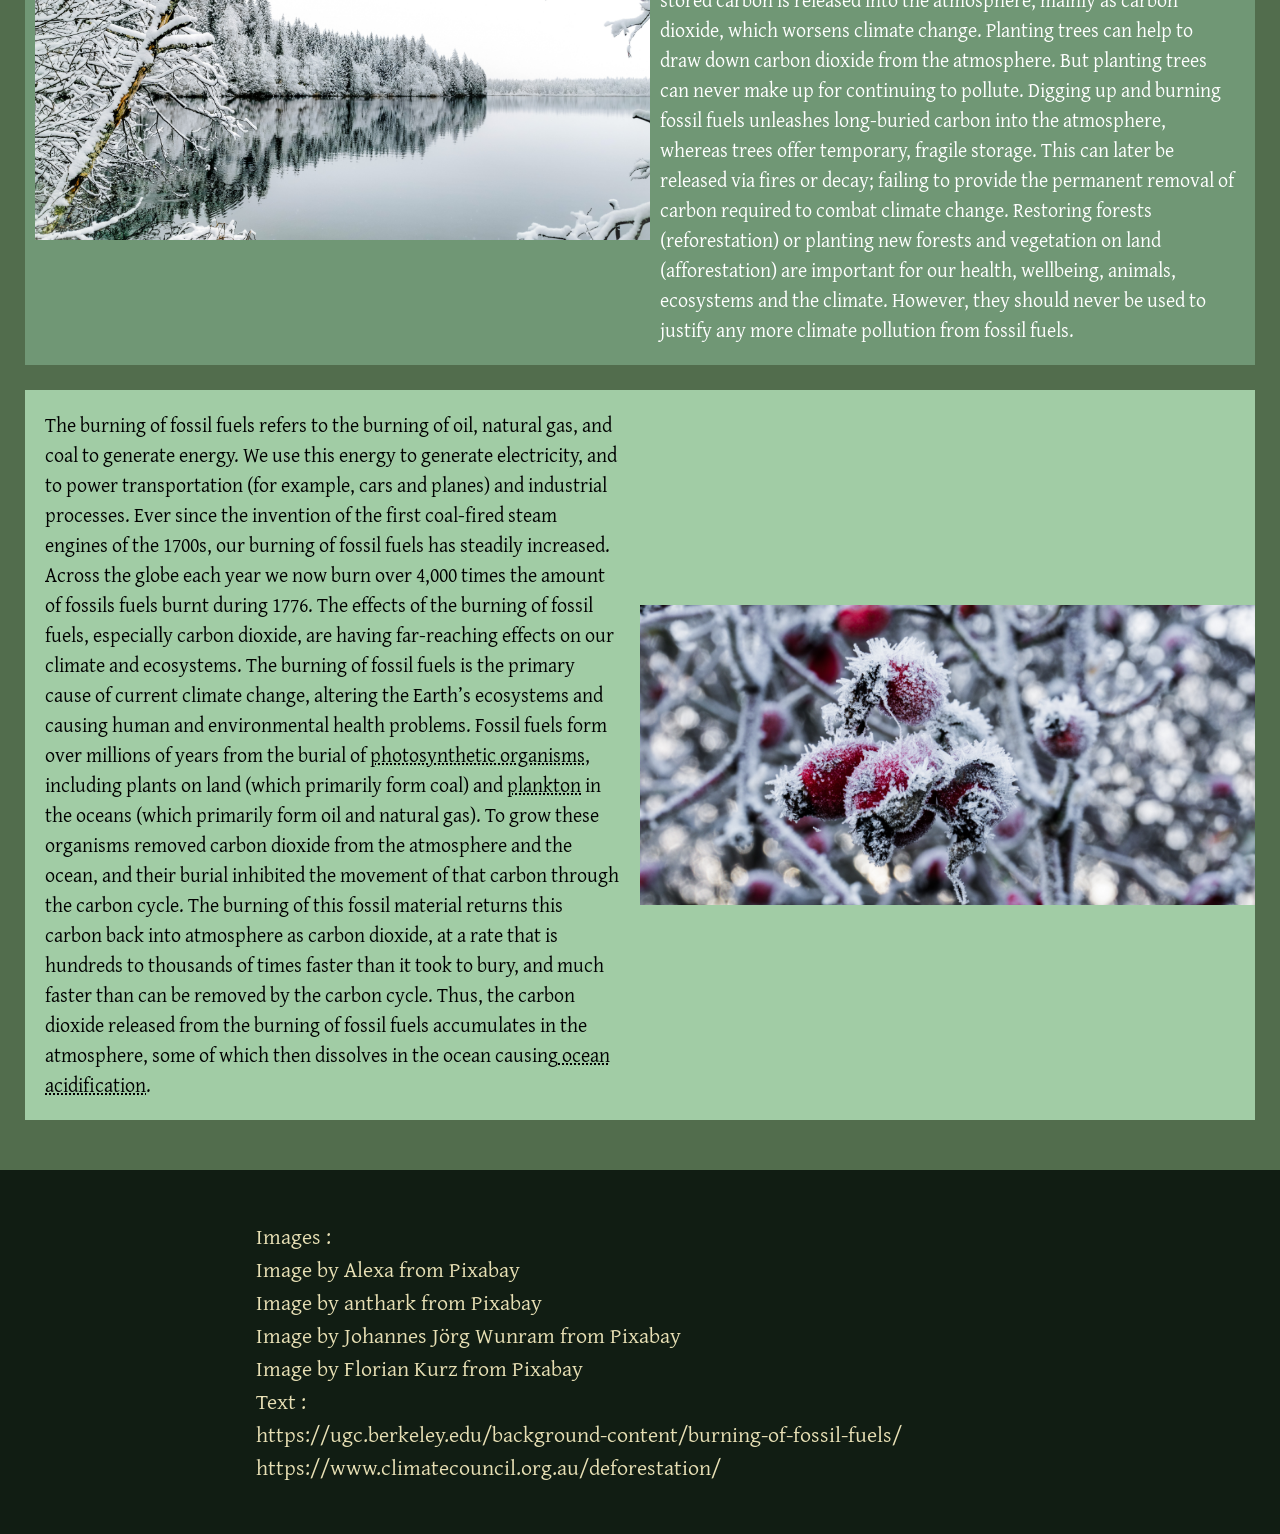
<file: Webpage3.html>
<!DOCTYPE html>
<html lang="en">
<head>
    <meta charset="UTF-8">
    <meta name="viewport" content="width=device-width, initial-scale=1.0">
    <title>EarthBeat</title>
    <link rel="stylesheet" href="Styles.css">
    <link rel="preconnect" href="https://fonts.googleapis.com">
<link rel="preconnect" href="https://fonts.gstatic.com" crossorigin>
<link href="https://fonts.googleapis.com/css2?family=Gentium+Plus:ital,wght@0,400;0,700;1,400;1,700&display=swap" rel="stylesheet">
</head>
<body>
    <section class="navbarimage"><!--This is the background image for the navbar-->
        <img class="navbarimage-image" src="Images\webpage3-image.jpg" alt="Homepage Image">
            <script src="Modes.js"></script>
        <header class="navbar">
        <!--This is navbar and should be added to every page-->
            <a href="index.html">
             <!--This makes the image or logo to navigate back to the homepage when clicked-->
                <img src="Images/Logo.png" alt="Logo">
             </a>
            <nav class="links"> <!--This is the links of the navigation bar-->
         
                <ul>
                    <li> <a class="Contact" href="Contact.html"> Contact</a></li>
                    <li> <a class="WeeklyChallenges" href="Weeklychallenges.html"> Weekly Challenges</a></li>
                    <!--This is for the dropdown menu-->
                    <li class="dropdown">
                         <a class="Modes" href="#" onclick="toggleDropdown(event)">Modes</a>
                         <ul class="dropdown-contents" id="dropdownMenu">
                            <li> <a href="#" onclick="changeMode('normal')">Normal</a></li>
                            <li> <a href="#" onclick="changeMode('protanomaly')">Protanomaly (red-weak)</a></li>
                            <li> <a href="#" onclick="changeMode('deuteranomaly')">Deuteranomaly (green-weak)</a></li>
                            <li> <a href="#" onclick="changeMode('tritanopia')">Tritanopia (Blue-yellow)</a></li>
                            <li> <a href="#" onclick="changeMode('achromatopsia')">Achromatopsia (All colour)</a></li>
                            <li> <a href="#" onclick="changeMode('dyslexia')">Word-blindness</a></li>
                            <li> <a href="#" onclick="event.preventDefault(); toggleScreenReader(); return false;">Screen Reader</a></li>
                         </ul>
                    </li>
                </ul>
            </nav>
        </header>
            <div class="navbarimage-text"> <!--Text to welcome the users-->
                <h1>Deforestation and Fossil fuels</h1>
                <p>EarthBeat: Climate change and actions to help the planet</p>
            </div>
   </section>
   <!--This is the first section of the page-->
   <section class="webpage-section-one">
       <!--The image on the left side of the webpage-->
       <div class="webpage-image">
           <img src="Images\webpage3-image2.jpg" alt="Climate Change">
       </div>
       <!--The text under the image-->
       <div class="webpage-text">
            <p>Deforestation is the permanent loss of forest, when land is cleared and converted to another use such as agriculture, infrastructure, or urban development. Unlike temporary forest loss (such as plantation forestry), deforestation generally results in a long-term change in land use, where the forest does not regrow. The largest driver of global deforestation is the expansion of farming – accounting for up to 90% of tropical deforestation globally. 
               Other causes of deforestation include <span class="jargon" onclick="showDefinition('commercial logging')">commercial logging</span> (both legal and illegal), supplying timber for paper, pulp and furniture, expanding cities and mining. Increasingly, massive fires are a major driver too. Whilst fires can be part of a natural ecosystem, 
               escalating, climate-driven fires are now also a major cause of forest loss globally – resulting in the permanent transformation of forests into savanna-like landscapes. In places like the Amazon, land grabbers have played a role in the surge in forest loss, deliberately setting fires to clear land for cattle ranching or other purposes. 
            </p>
       </div>
       <!--Three links on the right side of the webpage-->
       <div class="links-section-right">
            <a class="links-link" href="Webpage1.html"> Human Causes of Climate Change <div class="arrow">⟶</div></a>
            <a class="links-link" href="Webpage2.html"> Climate change vs Global warming vs Ozone depletion<div class="arrow">⟶</div></a>
            <a class="links-link"  href="Webpage3.html"> Deforestation and Fossil fuels <div class="arrow">⟶</div></a>
        </div>
   </section>
   <!--This is the second section of the webpage-->
   <section class="webpage-section-two">
        <!--This is the first row where the text is at the right and image at the left-->
        <div class="webpage-row">
            <div class="webpage-row-image">
                <img src="Images\webpage3-image3.jpg" alt="Climate Change">
            </div>
            <div class="webpage-row-text">
                <p>Expanding urban areas, as well as mining, are also key contributors in some areas. Forests store large amounts of carbon. Trees and other plants absorb carbon dioxide from the atmosphere as they grow. This is converted into carbon and stored in the plant’s branches, leaves, trunks, roots and in the soil. When forests are cleared or burnt, this stored carbon is released into the atmosphere, mainly as carbon dioxide, 
                   which worsens climate change. Planting trees can help to draw down carbon dioxide from the atmosphere. But planting trees can never make up for continuing to pollute. Digging up and burning fossil fuels unleashes long-buried carbon into the atmosphere, whereas trees offer temporary, fragile storage. This can later be released via fires or decay; failing to provide the permanent
                   removal of carbon required to combat climate change. Restoring forests (reforestation) or planting new forests and vegetation on land (afforestation) are important for our health, wellbeing, animals, ecosystems and the climate. However, they should never be used to justify any more climate pollution from fossil fuels. 
                </p>
            </div>
        </div>
        <!--This is the second row where the text is at the left and image at the right-->
        <div class="webpage-row">
            <div class="webpage-row-text-two">
                <p>The burning of fossil fuels refers to the burning of oil, natural gas, and coal to generate energy. We use this energy to generate electricity, and to power transportation (for example, cars and planes) and industrial processes. Ever since the invention of the first coal-fired steam engines of the 1700s, our burning of fossil fuels has steadily increased.  Across the globe each year we now burn over 4,000 times the amount of fossils fuels burnt during 1776.  The effects of the burning of fossil fuels, especially carbon dioxide, are having far-reaching effects on our climate and ecosystems. 
                   The burning of fossil fuels is the primary cause of current climate change, altering the Earth’s ecosystems and causing human and environmental health problems. Fossil fuels form over millions of years from the burial of <span class="jargon" onclick="showDefinition('photosynthetic organisms')">photosynthetic organisms</span>, including plants on land (which primarily form coal) 
                   and <span class="jargon" onclick="showDefinition('plankton')">plankton</span> in the oceans (which primarily form oil and natural gas). To grow these organisms removed carbon dioxide from the atmosphere and the ocean, and their burial inhibited the movement of that carbon through the carbon cycle. The burning of this fossil material returns this carbon back into atmosphere as carbon dioxide, at a rate that is hundreds to thousands 
                   of times faster than it took to bury, and much faster than can be removed by the carbon cycle.  Thus, the carbon dioxide released from the burning of fossil fuels accumulates in the atmosphere, some of which then dissolves in the ocean causing<span class="jargon" onclick="showDefinition(' ocean acidification')"> ocean acidification</span>.
                </p>
            </div>
            <div class="webpage-row-image-two">
                <img src="Images\webpage3-image4.jpg" alt="Climate Change">
            </div>
        </div>
   </section>
   <!--This is the last section of the webpage-->
   <section class="webpage-footer">
       <div class="webpage-footer-text">
           <p>Images : </p>
           <p>Image by Alexa from Pixabay</p>
           <p>Image by anthark from Pixabay</p>
           <p>Image by Johannes Jörg Wunram from Pixabay</p>
           <p>Image by Florian Kurz from Pixabay</p>
           <p>Text : </p>
           <p>https://ugc.berkeley.edu/background-content/burning-of-fossil-fuels/</p>
           <p>https://www.climatecouncil.org.au/deforestation/</p>
       </div>
   </section>
<!--This is the jargon Dictionary Section-->
    <div id="jargonBox" class="jargon-box">
        <button class="close-jargon" onclick="closeDefinition()">×</button>
        <h2 id="jargonTitle"></h2>
        <p id="jargonDefinition"></p>
    </div>
</body>
</html>
</file>
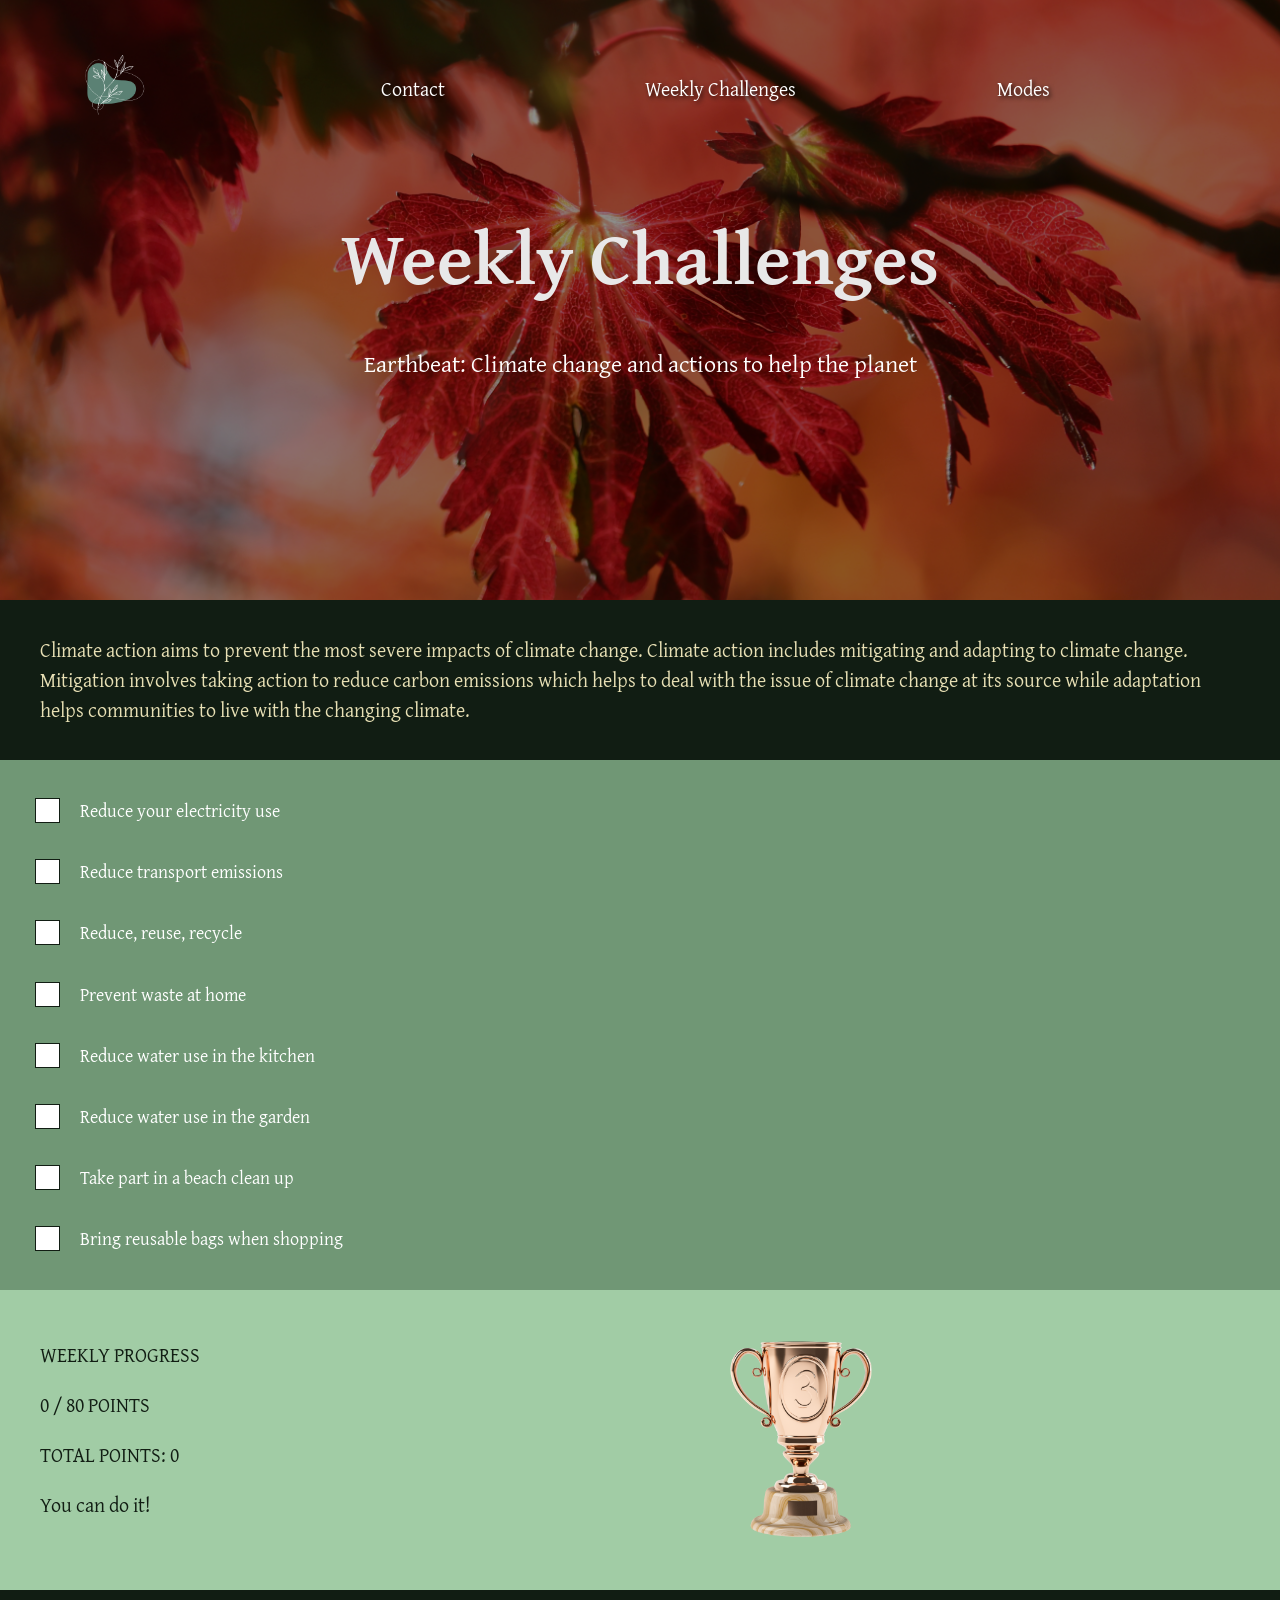
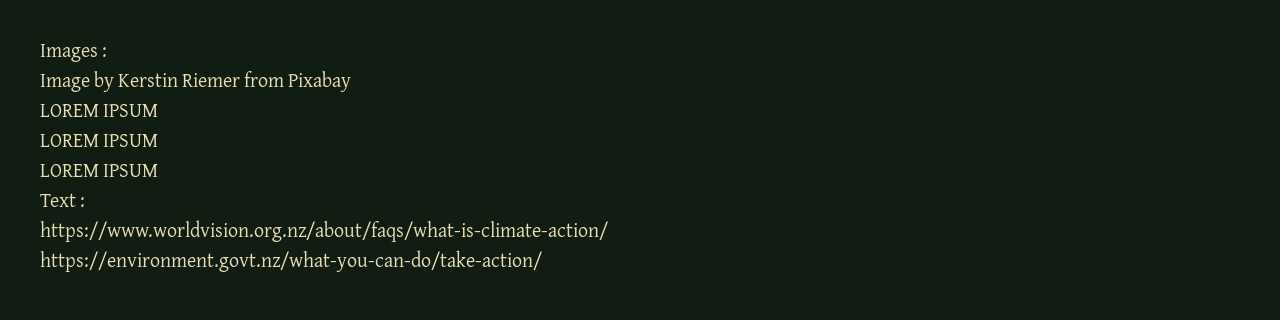
<file: Weeklychallenges.html>
<!DOCTYPE html>
<html lang="en">
<head>
    <meta charset="UTF-8">
    <meta name="viewport" content="width=device-width, initial-scale=1.0">
    <title>EarthBeat</title>
    <link rel="stylesheet" href="Styles.css">
    <link rel="preconnect" href="https://fonts.googleapis.com">
<link rel="preconnect" href="https://fonts.gstatic.com" crossorigin>
<link href="https://fonts.googleapis.com/css2?family=Gentium+Plus:ital,wght@0,400;0,700;1,400;1,700&display=swap" rel="stylesheet">
</head>
<body>
    <section class="navbarimage"><!--This is the background image for the navbar-->
        <img class="navbarimage-image" src="Images\weeklychallenges-image.jpg" alt="Homepage Image">
            
        <header class="navbar">
        <!--This is navbar and should be added to every page-->
            <a href="index.html">
             <!--This makes the image or logo to navigate back to the homepage when clicked-->
                <img src="Images/Logo.png" alt="Logo">
             </a>
            <nav class="links"> <!--This is the links of the navigation bar-->
         
                <ul>
                    <li> <a class="Contact" href="Contact.html"> Contact</a></li>
                    <li> <a class="WeeklyChallenges" href="Weeklychallenges.html"> Weekly Challenges</a></li>
                    <!--This is for the dropdown menu-->
                    <li class="dropdown">
                         <a class="Modes" href="#" onclick="toggleDropdown(event)">Modes</a>
                         <ul class="dropdown-contents" id="dropdownMenu">
                            <li> <a href="#" onclick="changeMode('normal')">Normal</a></li>
                            <li> <a href="#" onclick="changeMode('protanomaly')">Protanomaly (red-weak)</a></li>
                            <li> <a href="#" onclick="changeMode('deuteranomaly')">Deuteranomaly (green-weak)</a></li>
                            <li> <a href="#" onclick="changeMode('tritanopia')">Tritanopia (Blue-yellow)</a></li>
                            <li> <a href="#" onclick="changeMode('achromatopsia')">Achromatopsia (All colour)</a></li>
                            <li> <a href="#" onclick="changeMode('dyslexia')">Word-blindness</a></li>
                            <li> <a href="#" onclick="event.preventDefault(); toggleScreenReader(); return false;">Screen Reader</a></li>
                         </ul>
                    </li>
                </ul>
            </nav>
        </header>
            <div class="navbarimage-text"> <!--Text to welcome the users-->
                <h1>Weekly Challenges</h1>
                <p>Earthbeat: Climate change and actions to help the planet</p>
            </div>
   </section>
   <!--This is the section for weekly challenges-->
   <main class="weekly-challenges">
        <!--Introduction of weekly challenges-->
         <section class="weekly-introduction">
            <p>Climate action aims to prevent the most severe impacts of climate change. Climate action includes mitigating and adapting to climate change. Mitigation involves taking action to reduce carbon emissions 
               which helps to deal with the issue of climate change at its source while adaptation helps communities to live with the changing climate.
           </p>
         <!--Weekly challenges are here-->
         </section>
         <section class="challenge-list">
            <label class="challenge">
                <input type="checkbox" class="challenge-checkbox" data-points="10">
                <span class="checkmark"></span>
                <span class="challenge-text">
                    <p>Reduce your electricity use</p>
                </span>
            </label>
            <label class="challenge">
                <input type="checkbox" class="challenge-checkbox" data-points="10">
                <span class="checkmark"></span>
                <span class="challenge-text">
                    <p>Reduce transport emissions</p>
                </span>
            </label>
            <label class="challenge">
                <input type="checkbox" class="challenge-checkbox" data-points="10">
                <span class="checkmark"></span>
                <span class="challenge-text">
                    <p>Reduce, reuse, recycle</p>
                </span>
            </label>
            <label class="challenge">
                <input type="checkbox" class="challenge-checkbox" data-points="10">
                <span class="checkmark"></span>
                <span class="challenge-text">
                    <p>Prevent waste at home</p>
                </span>
            </label>
            <label class="challenge">
                <input type="checkbox" class="challenge-checkbox" data-points="10">
                <span class="checkmark"></span>
                <span class="challenge-text">
                    <p>Reduce water use in the kitchen</p>
                </span>
            </label>
            <label class="challenge">
                <input type="checkbox" class="challenge-checkbox" data-points="10">
                <span class="checkmark"></span>
                <span class="challenge-text">
                    <p>Reduce water use in the garden</p>
                </span>
            </label>
            <label class="challenge">
                <input type="checkbox" class="challenge-checkbox" data-points="10">
                <span class="checkmark"></span>
                <span class="challenge-text">
                    <p>Take part in a beach clean up</p>
                </span>
            </label>
            <label class="challenge">
                <input type="checkbox" class="challenge-checkbox" data-points="10">
                <span class="checkmark"></span>
                <span class="challenge-text">
                    <p>Bring reusable bags when shopping</p>
                </span>
            </label>
        </section>    
         <!--Points and reward display-->
         <section class="weekly-progress">
            <div class="weekly-progress-text">
                <p>WEEKLY PROGRESS</p>
                <p>
                    <span id="weeklyPoints">0</span> / 80 POINTS
                </p>
                <p>
                    TOTAL POINTS:
                    <span id="totalPoints">0</span>
                </p>
                <p id="progressMessage">
                    LOREM IPSUM
                </p>
            </div>
            <div class="weekly-progress-image">
                <img id="progressImage" src="" alt="Weekly progress">
            </div>
         </section>
        </main>
         <!--Footer section-->
         <section class="weekly-footer">
            <p>Images : </p>
            <p>Image by Kerstin Riemer from Pixabay </p>
            <p>LOREM IPSUM</p>
            <p>LOREM IPSUM</p>
            <p>LOREM IPSUM</p>
            <p>Text : </p>
            <p>https://www.worldvision.org.nz/about/faqs/what-is-climate-action/</p>
            <p>https://environment.govt.nz/what-you-can-do/take-action/</p>
         </section>
     <script src="Modes.js"></script>
</body>
</html>
</file>
<file: Styles.css>
body{
    background-color: #A1CCA5;
    margin: 0;
    padding: 0;
    /*Remove default margin*/
    font-family: "Gentium Plus", serif;
}
/*This is the styling for the navbar*/
.navbar img {
    height: 150px;
    width: auto;
}
.navbar{
    position: absolute;/*places the navabr on top - image*/
    top: 0;
    left: 0;
    width: 100%;
    box-sizing: border-box;
    background: transparent;/*removes the green background*/
    display: flex;
    align-items: center;
    padding: 10px 40px;
    z-index: 2; /*keeps the navbar above the image*/
}

.navbar a:first-child{
    margin-right: auto; /*push everything to the right*/
}

.links {
    flex-grow: 1;
    display: flex;
    justify-content: center;
}

.links > ul {
    display: flex;
    list-style: none;
    padding: 0;
    margin: 0;
    font-size: 20px;
    justify-content: space-evenly; /*center link horizontally*/
    width: 100%;
}
    
.links li{
    margin: 0 10px;
}

.links a {
    text-decoration: none;
    font-size: 20px;
    font-family:'Gentium Plus',serif ;
    color: white;
    text-shadow: 2px 2px 4px rgba(0, 0, 0, 0.8);
}
/*changes colour when pointer is hovered over the navbar links*/
.links a:hover{
    color: #C7D9B7;
    transition: color 0.3s ease;
}

.navbarimage{
    position: relative; /*Allows the navbar to be on the top*/
    height: 600px;
    overflow: hidden; /*Hides everything that goes out of the section*/
}
/*Styles the background image*/
.navbarimage-image{
    width: 100%;
    height: 100%;
    object-fit: cover;/*It allows the cover the whole section without stretching*/
    object-position: center;
    display: block;
    position: absolute;
    top: 0;
    left: 0;
    z-index: 0;

}
/*To read the navbar easily, a dark transparent layer over the image*/
.navbarimage::before{
    content: "";/*Overlay created*/
    position: absolute;
    inset: 0;
    background: rgba(0, 0, 0, 0.45);/*Adds a transparent black colour on top of the image*/
    z-index: 1;
}
.navbarimage-text{
    position: absolute;
    top: 50%;
    left: 50%;
    transform: translate(-50%, -50%);
    text-align: center;
    color: white;
    z-index: 2;
}
.navbarimage-text h1{
    font-size: 74px;
    margin-top: 0;
    line-height: 0.9;
    color: #E8E8E8;
}
.navbarimage-text p{
    font-size: 24px;
    margin-top: 0;
    margin-bottom: 0;
    line-height: 1;
}
.dropdown{
    position: relative;
}
/*styling of the dropdown menu*/
.dropdown-contents{
    
    position: absolute;
    top: 100%;
    left: 0;
    transform: translateX(-50%) translateY(-15px);
    min-width: 300px;
    background-color: rgba(28, 40, 28, 0.55);
    backdrop-filter: blur(10px);
    border: 1px solid rgba(255, 255, 255, 0.2);
    border-radius: 6px;
    box-shadow: 0 10px 30px rgba(0, 0, 0, 0.4);
    opacity: 0;
    visibility: hidden;
    transition: all .3s ease;
    z-index: 10;
}
/*This displays after the content being created*/
.dropdown-contents.show{
    display: block;
    opacity: 1;
    visibility: visible;
    transform: translateX(-30%) translateY(0);
}
/*styling of links inside the menu*/
.dropdown-contents li a{
    display: block;
    padding: 12px 20px;
    color: white;
    text-decoration: none;
    white-space: nowrap;
}
/*changes the background colour when hovered*/
.dropdown-contents li a:hover{
    background-color: rgba(255, 255, 255, 0.15);
}

/*Making the options in the dropdowm menu to work like change the colours*/
body.protanomaly {
    filter: saturate(80%);
}
body.deuteranomaly {
    filter: hue-rotate(-15deg);
}
body.tritanopia {
    filter: hue-rotate(40deg);
}
body.achromatopsia {
    filter: grayscale(100%);
}
body.dyslexia{
    letter-spacing: 2px;
    line-height: 1.8;
    font-size: 110%;
}
/*Intro section*/
.intro-section{
    background-color: #111D13;
    padding: 60px 0;
}
.intro-text{
    width: 60%;
    margin: auto;
    text-align: center;
}
.intro-text p{
    color: #E8E0B5;
    font-size: 24px;
    line-height: 1.6;
    margin: 0;
}
/*The first contents section*/
.homepage-section-one{
    display: grid;
    grid-template-columns: 60% 40%;
}
.homepage-section-left{
    width: 100%;
    max-width: 100%;
    height: auto;
    display: block;
    background-color: #7E9D7B;
    padding: 10px;
    box-sizing: border-box;
}
.homepage-section-left img{
    width: 100%;
    display: block;
}
.homepage-section-left p{
    font-size: 22px;
    line-height: 1.4;
    margin: 10px 0 0 0;
}
.homepage-section-right{
    background-color: #A1CCA5;
    display: flex;
    flex-direction: column;
    min-width: 0;
    box-sizing: border-box;
}
.homepage-link{
    flex: 1;
    display: flex;
    justify-content: space-between;
    align-items: center;
    padding: 25px;
    text-decoration: none;
    color: black;
    font-size: 24px;
    border-bottom: 1px solid rgba(0, 0, 0, .15);
    transition: .3s;
}
.homepage-link:hover{/*This is the hovering effect for the links that take them to the next webpage*/
    background-color: #a9c492;
}
.homepage-link div{
    margin: 0;
}
.arrow{/*The arrows that are on the right side of the links*/
    font-size: 36px;
    transition: .3s;
}
.homepage-link:hover .arrow{
    transform: translateX(8px);
}
/*the second section*/
.homepage-section-two{
    background-color: #526D4D;
    padding: 25px;
    box-sizing: border-box;
    width: 100%;
}
.homepage-section-row{
    display: grid;
    grid-template-columns: minmax(0, 1fr) minmax(0, 1fr);
    gap: 40px;
    align-items: center;
    margin-bottom: 40px;
    width: 100%;
    box-sizing: border-box;
    min-width: 0;
}
.homepage-section-row-text p{
    color: white;
    font-size: 22px;
    line-height: 1.5;
    margin: 0;
}
.homepage-section-row-img{
    min-width: 0;
    width: 100%;
}
.homepage-section-row-img img{
    width: 100%;
    max-width: 100%;
    height: auto;
    display: block;
    box-sizing: border-box;
}
/*the footer section*/
.homepage-footer{
    background-color: #A1CCA5;
    padding: 50px 0;
}
.homepage-footer-text{
    width: 60%;
    margin: auto;
}
.homepage-footer-text p{
    font-size: 24px;
    line-height: 1.6;
    margin: 0;
}
/*This is the first section of webpage*/
.webpage-section-one{
    display: grid;
    grid-template-columns: minmax(0, 60%) minmax(0, 40%);
    grid-template-rows: 300px auto;
    background-color: #709775;
    width: 100%;
    box-sizing: border-box;
    min-width: 0;
}
/*This is the image on the left*/
.webpage-image{
    grid-column: 1;
    grid-row: 1;
    width: 100%;
    height: 300px;
    min-width: 0;
    padding: 10px;
    box-sizing: border-box;
}
.webpage-image img{
    width: 100%;
    height: 300px;
    display: block;
    object-fit: cover;
}
/*This is the text under the image on left of webpage*/
.webpage-text{
    grid-column: 1;
    grid-row: 2;
    background-color: #709775;
    padding: 40px;
    box-sizing: border-box;
}
.webpage-text p{
    color: black;
    font-size: 20px;
    line-height: 1.5;
    margin: 0 0 20px 0;
}
/*The three links that is at the side (it was again coded due to it being extended)*/
.links-section-right{
    grid-column: 2;
    grid-row: 1 / 3;
    display: grid;
    grid-template-rows: repeat(3, 1fr);
    background-color: #A1CCA5;
    min-width: 0;
}
.links-link{
    font-size: 25px;
    display: flex;
    align-items: center;
    justify-content: space-between;
    padding: 30px 40px;
    box-sizing: border-box;
    color: black;
    text-decoration: none;
    border-bottom: 1px solid rgba(0, 0, 0, 0.15);
    min-width: 0;
}
.links-link:hover{/*This is the hovering effect for the links that take them to the next webpage*/
    background-color: #a9c492;
}
.arrow{
    font-size: 40px;
    line-height: 1;
}
.homepage-link:hover .arrow{
    transform: translateX(8px);
}
/*This is the section underneath*/
.webpage-section-two{
    background-color: #526D4D;
    padding: 25px;
    box-sizing: border-box;
    min-width: 0;
    width: 100%;
}
.webpage-section-two img{
    min-width: 0;
}
/*first row of text on the right and image on the left*/
.webpage-row{
    display: grid;
    grid-template-columns: minmax(0, 1fr) minmax(0, 1fr);
    width: 100%;
    box-sizing: border-box;
    align-items: center;
    background-color: #709775;
    margin-bottom: 25px;
}
.webpage-row:nth-child(2){
    background-color: #A1CCA5;
}
/*First row image*/
.webpage-row-image{
    min-width: 0;
}
.webpage-row-image img{
    width: 100%;
    max-width: 100%;
    height: 300px;
    display: block;
    object-fit: cover;
    padding: 10px;
}
/*First row text*/
.webpage-row-text{
    padding: 20px;
    box-sizing: border-box;
}
.webpage-row-text p{
    color: white;
    font-size: 20px;
    line-height: 1.5;
    margin: 0;
}
/*Second row of text*/
/*Text on the left*/
.webpage-row-text-two {
    padding: 20px;
    box-sizing: border-box;
}
.webpage-row-text-two p{
    color: black;
    font-size: 20px;
    line-height: 1.5;
    margin: 0;
}
/*Image on the right*/
.webpage-row-image-two{
    min-width: 0;
    display: flex;
    flex-direction: column;
    gap: 30px;
}
.webpage-row-image-two img{
    width: 100%;
    max-width: 100%;
    height: 300px;
    object-fit: cover;
    display: block;
}
/*Footer of webpage*/
.webpage-footer{
    background-color: #111D13;
    padding: 50px 0;
}
.webpage-footer-text{
    width: 60%;
    margin: auto;
}
.webpage-footer-text p{
    color: #E8E0B5;
    font-size: 22px;
    line-height: 1.5;
    margin: 0;
}
/*Weekly challenges section*/
/*Main weekly challenges section*/
.weekly-challenges{
    width: 100%;
    background-color: #A1CCA5;
}
/*Introduction part of the webpage*/
.weekly-introduction{
    background-color: #111D13;
    padding: 35px 40px;
    box-sizing: border-box;
}
.weekly-introduction p{
    color:  #E8E0B5;
    font-size: 20px;
    line-height: 1.5;
    margin: 0;
}
/*weekly challenges list*/
.challenge-list{
    background-color: #709775;
    padding: 20px 35px;
    box-sizing: border-box;
}
/*each individual challenges*/
.challenge{
    display: grid;
    grid-template-columns: 35px 1fr;
    align-items: center;
    min-height: 50px;
    cursor: pointer;
}
/*This is for hiding normal checkbox*/
.challenge-checkbox{
    display: none;
}
/*Customized checkbox*/
.checkmark{
    width: 25px;
    height: 25px;
    background-color: white;
    border: 1px solid #111D13;
    box-sizing: border-box;
}
/*Tick when it is checked*/
.challenge-checkbox:checked + .checkmark::after{
    content: "✓";
    display: flex;
    justify-content: center;
    align-items: center;
    width: 100%;
    height: 100%;
    color: #111D13;
    font-size: 15px;
}
/*Text*/
.challenge-text{
    color: white;
    font-size: 18px;
    line-height: 1.4;
    padding-left: 10px;
}
/*completed challenge checkbox*/
.challenge-checkbox:checked ~ .challenge-text{
    opacity: 0.6;
    text-decoration: line-through;
}
/*Weekly progress*/
.weekly-progress{
    display: grid;
    grid-template-columns: 1fr 1fr;
    width: 100%;
    background-color: #A1CCA5;
    box-sizing: border-box;
}
/*progress text*/
.weekly-progress-text{
    padding: 40px;
    box-sizing: border-box;
    display: flex;
    flex-direction: column;
    justify-content: center;
}
.weekly-progress-text p{
    color: #111D13;
    font-size: 20px;
    line-height: 1.5;
    margin: 0 0 20px 0;
}
/*weekly progress heading*/
.weekly-progress-text .progress-title{
    font-size: 24px;
    margin-bottom: 30px;
}
/*Image of the progress that is made*/
.weekly-progress-image{
    width: 50%;
    min-height: 300px;
    display: flex;
    justify-content: center;
    align-items: center;
    box-sizing: border-box;
}
.weekly-progress-image img{
    width: 6cm;
    height: auto;
    object-fit: contain;
    display: block;
}
/*Footer of weekly challenge webpage*/
.weekly-footer{
    background-color: #111D13;
    padding: 45px 40px;
    box-sizing: border-box;
}
.weekly-footer p{
    color: #E8E0B5;
    font-size: 20px;
    line-height: 1.5;
    margin: 0;
}
/*This is where Jargon Dictionary starts*/
.jargon{
    text-decoration: underline;
    text-decoration-style: dotted;
    cursor: pointer;
}
/*This the the Jargon Definition box*/
.jargon-box{
    display: none;
    position: fixed;
    bottom: 30px;
    right: 30px;
    width: 350px;
    padding: 25px;
    box-sizing: border-box;
    background-color: #E8E0B5;
    color: #111D13;
    border-radius: 8px;
    box-shadow: 0 5px 20px rgba(0, 0, 0, 0.3);
    z-index: 100;
}
/*Jargon Title*/
.jargon-box h2{
    margin-top: 0;
    font-size: 26px;
}
/*jargon definition*/
.jargon-box p{
    font-size: 18px;
    line-height: 1.5;
}
/*The close button of jargon*/
.close-jargon{
    float: right;
    border: none;
    background: none;
    font-size: 25px;
    cursor: pointer;
}
/*This is the contact section*/
.contact-section{
    background-color: #A1CCA5;
    padding: 60px 8%;
    text-align: center;
}
.contact-section h2{
    font-size: 42px;
    margin: 0 0 10px;
}
.contact-section > p{
    font-size: 20px;
    margin-bottom: 40px;
}
/*This is the section for contact cards*/
.contact-cards{
    display: grid;
    grid-template-columns: repeat(2, 1fr);
    gap: 25px;
    max-width: 900px;
    margin: auto;
}
.contact-card{
    background-color: #E8E0B5;
    padding: 25px;
    border-radius: 8px;
    box-shadow: 0 5px 15px rgba(0,0,0,0.2); 
}
.contact-card h3{
    font-size: 25px;
    margin: 0 0 10px;
}
.contact-card p{
    font-size: 19px;
    margin: 0;
}
/*This is to make this website responsive to any screens*/
/*for smaller laptops and tablets*/
@media (max-width: 1000px){
    .navbar{
        padding: 10px 20px;
    }
    .navbar img{
        height: 110px;
    }
    .links a{
        font-size: 18px
    }
    .links li{
        margin: 0 5px;
    }
    .navbarimage{
        height: 500px;
    }
    .navbariamge-text{
        width: 90%;
    }
    .navbarimage-text h1{
        font-size: 55px;
    }
    .navbariamge-text p{
        font-size: 21px;
    }
    .intro-text{
        width: 80%;
    }
    .intro-text p{
        font-size: 21px;
    }
    .homepage-section-left p{
        font-size: 20px;
    }
    .homepage-link{
        font-size: 21px;
        padding: 20px;
    }
    .homepage-section-row{
        gap: 25px;
    }
    .homepage-section-row-text p{
        font-size: 20px;
    }
    .webpage-text p{
        font-size: 20px;
    }
    .links-link{
        font-size: 20px;
        padding: 20px;
    }
    .webpage-row-text p,
    .webpage-row-text-two p{
        font-size: 20px;
    }
    .weekly-progress-text p{
        font-size: 20px;
    }
}
/*For phones*/
@media (max-width: 700px){
    .navbar{
        position: absolute;
        padding: 10px 15px;
        flex-direction: column;
        align-items: center;
    }
    .navbar img{
        height: 80px;
    }
    .navbar a:first-child{
        margin-right: 0;
    }
    .links{
        width: 100%;
    }
    .links > ul{
        flex-wrap: wrap;
        justify-content: center;
        gap: 5px;
    }
    .links li{
        margin: 3px;
    }
    .links a{
        font-size: 15px;
    }
    .dropdown-contents{
        min-width: 240px;
        left: 50%;
        transform: translateX(-50%) translateY(-15px);
    }
    .dropdown-contents.show{
        transform: translateX(-50%) translateY(0);
    }
    .dropdown-contents li a{
        font-size: 16px;
        padding: 10px 15px;
    }
    .navbarimage{
        height: 450px;
    }
    .navbarimage-text{
        width: 90%;
        top: 60%;
    }
    .navbarimage-text h1{
        font-size: 40px;
        line-height: 1;
    }
    .navbarimage-text p{
        font-size: 18px;
        line-height: 1.3;
    }
    .intro-section{
        padding: 40px 20px;
    }
    .intro-text{
        width: 100%;
    }
    .intro-text p{
        font-size: 18px;
        line-height: 1.5;
    }
    .homepage-section-one{
        grid-template-columns: 1fr;
    }
    .homepage-section-left{
        width: 100%;
    }
    .homepage-section-left p{
        font-size: 18px;
        line-height: 1.5;
    }
    .homepage-section-right{
        width: 100%;
    }
    .homepage-link{
        font-size: 18px;
        padding: 20px;
    }
    .arrow{
        font-size: 28px;
    }
    .homepage-section-two{
        padding: 20px;
    }
    .homepage-section-row{
        grid-template-columns: 1fr;
        gap: 20px;
        margin-bottom: 30px;
    }
    .homepage-section-row-text p{
        font-size: 18px;
        line-height: 1.5;
    }
    .homepage-section-row-img{
        width: 100%;
    }
    .homepage-section-row-img img{
        width: 100%;
        height: auto;
    }
    .homepage-footer{
        padding: 40px 20px;
    }
    .homepage-footer-text{
        width: 100%;
    }
    .homepage-footer-text p{
        font-size: 18px;
    }
     .webpage-section-one{
        display: flex;
        flex-direction: column;
        width: 100%;
    }
    .webpage-image{
        width: 100%;
        height: auto;
    }
    .webpage-image img{
        width: 100%;
        height: auto;
    }
    .webpage-text{
        width: 100%;
        padding: 20px;
        box-sizing: border-box;
    }
    .webpage-text p{
        font-size: 18px;
        line-height: 1.5;
    }
    .links-section-right{
        width: 100%;
        display: flex;
        flex-direction: column;
    }
    .links-link{
        width: 100%;
        font-size: 18px;
        padding: 20px;
        box-sizing: border-box;
    }
    .webpage-section-two{
        padding: 20px;
    }
    .webpage-row{
        display: flex;
        flex-direction: column;
        gap: 0;
    }
    .webpage-row-image,
    .webpage-row-image-two{
        width: 100%;
    }
    .webpage-row-image img,
    .webpage-row-image-two img{
        width: 100%;
        height: auto;
    }
    .webpage-row-text,
    .webpage-row-text-two{
        width: 100%;
        padding: 20px;
        box-sizing: border-box;
    }
    .webpage-row-text p,
    .webpage-row-text-two p{
        font-size: 18px;
        line-height: 1.5;
    }
    .webpage-footer{
        padding: 40px 20px;
    }
    .webpage-footer-text{
        width: 100%;
    }
    .webpage-footer-text p{
        font-size: 18px;
    }
    .weekly-introduction{
        padding: 25px 20px;
    }
    .weekly-introduction p{
        font-size: 18px;
    }
    .challenge-list{
        padding: 20px;
    }
    .challenge{
        grid-template-columns: 30px 1fr;
    }
    .challenge-text{
        font-size: 17px;
        line-height: 1.5;
    }
    .weekly-progress{
        grid-template-columns: 1fr;
    }
    .weekly-progress-text{
        padding: 25px 20px;
    }
    .weekly-progress-text p{
        font-size: 18px;
    }
    .weekly-progress-image{
        min-height: 250px;
    }
    .weekly-footer{
        padding: 35px 20px;
    }
    .weekly-footer p{
        font-size: 18px;
    }
    .jargon-box{
        width: calc(100% - 40px);
        max-width: 350px;
        right: 20px;
        bottom: 20px;
        padding: 20px;
    }
    .jargon-box h2{
        font-size: 23px;
    }
    .jargon-box p{
        font-size: 17px;
    }
    img{
        max-width: 100%;
    }
}
</file>
